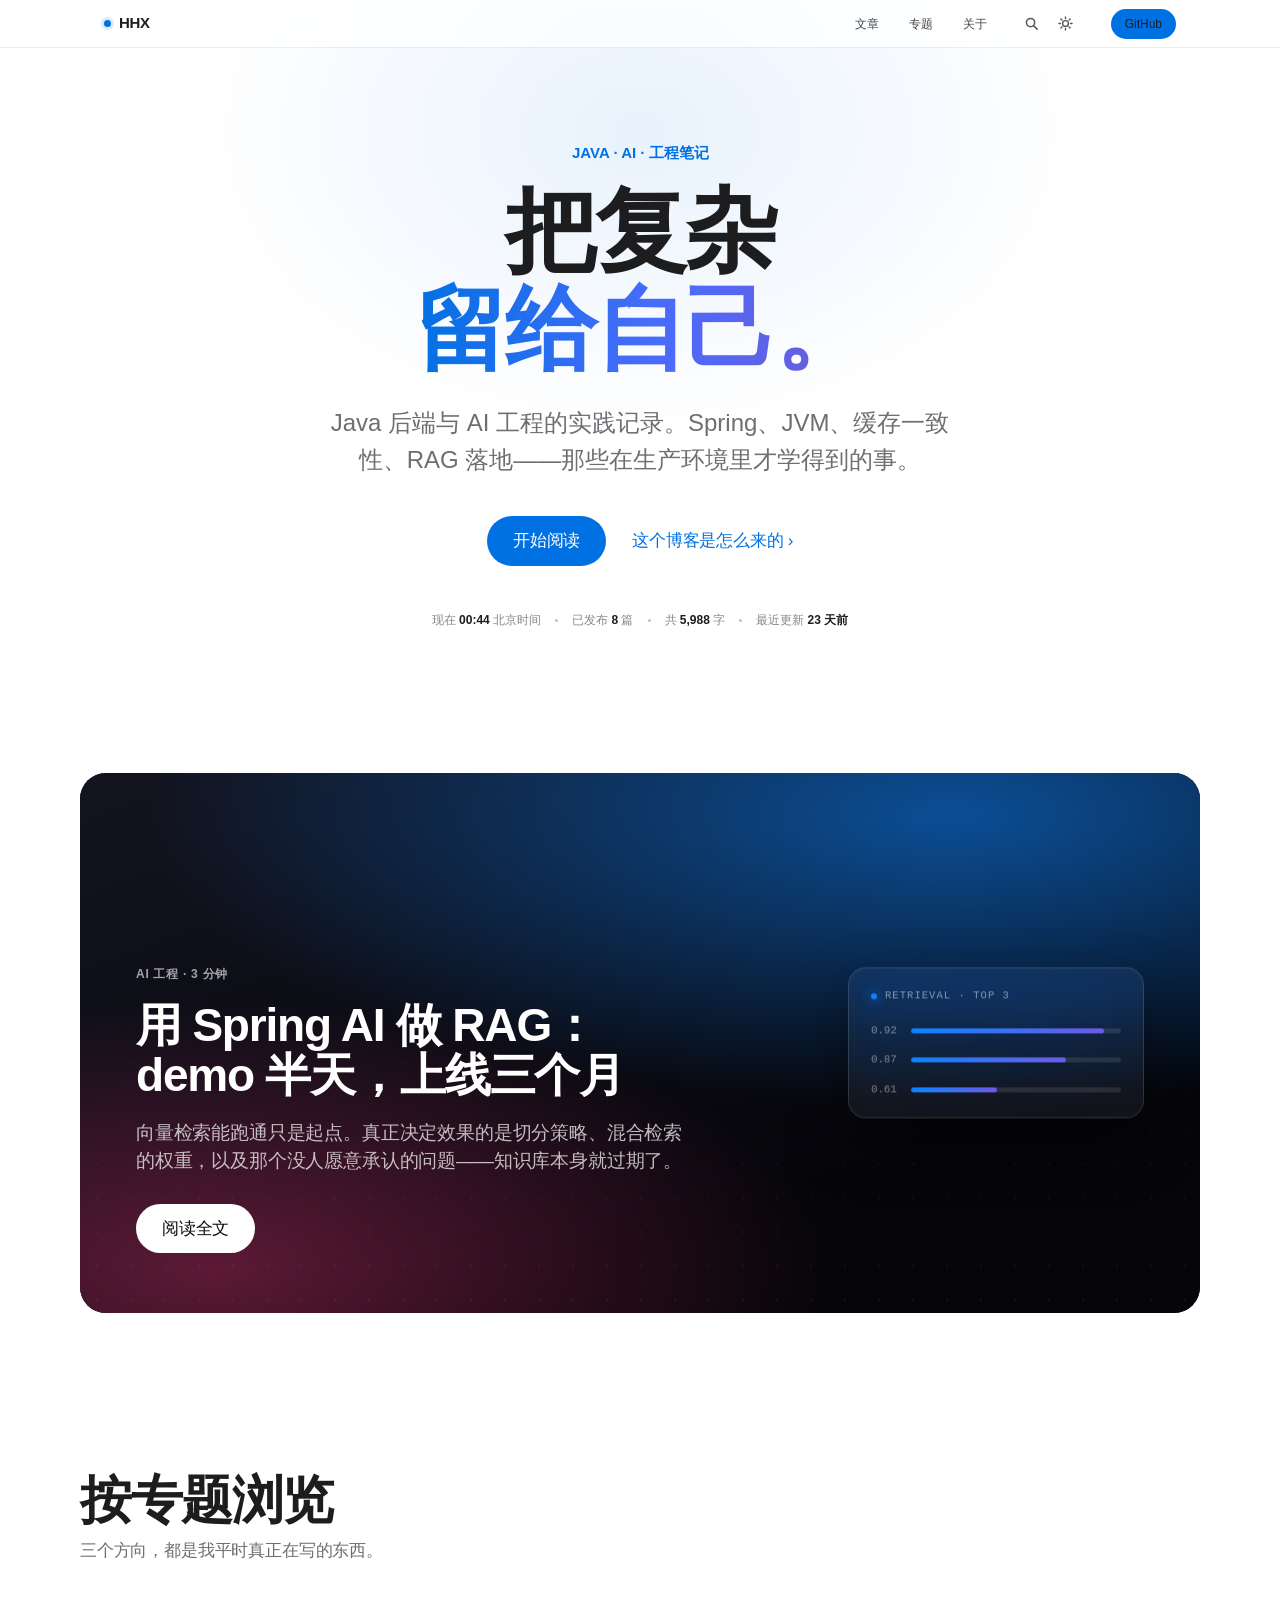
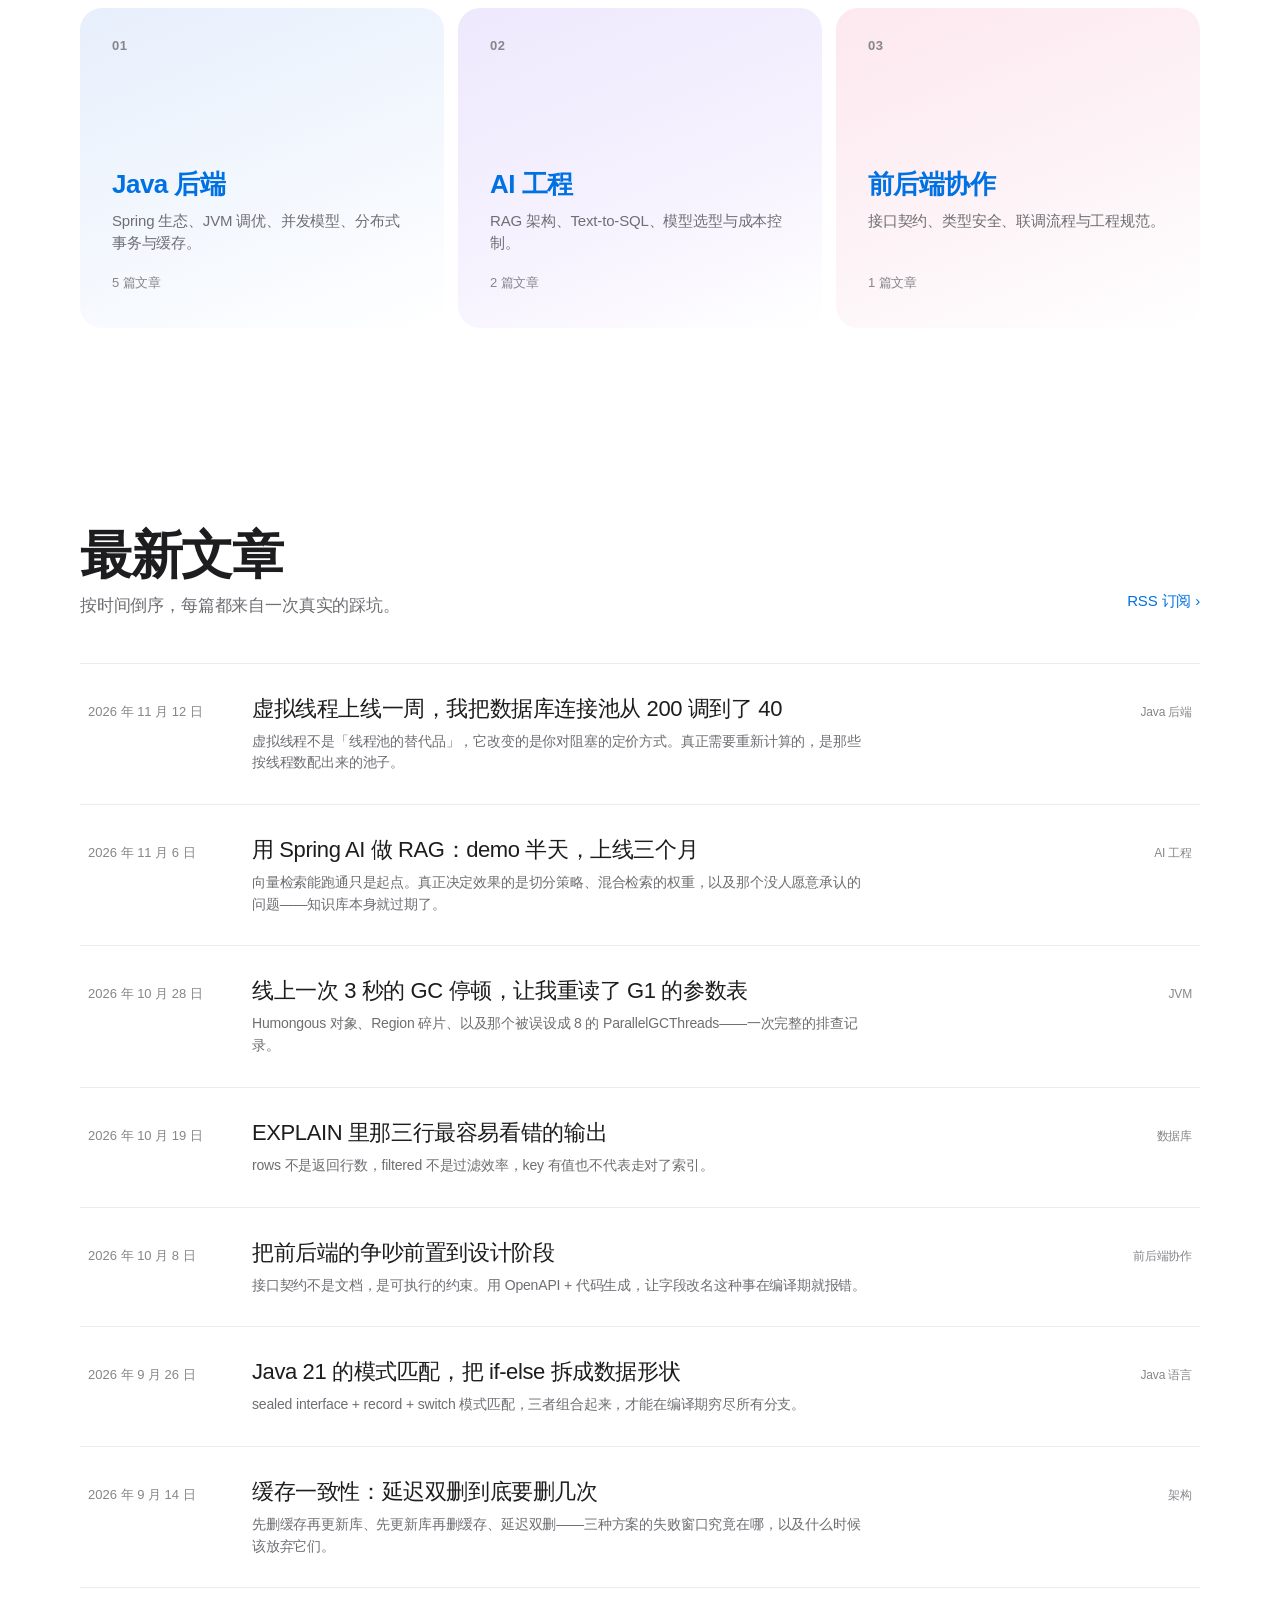
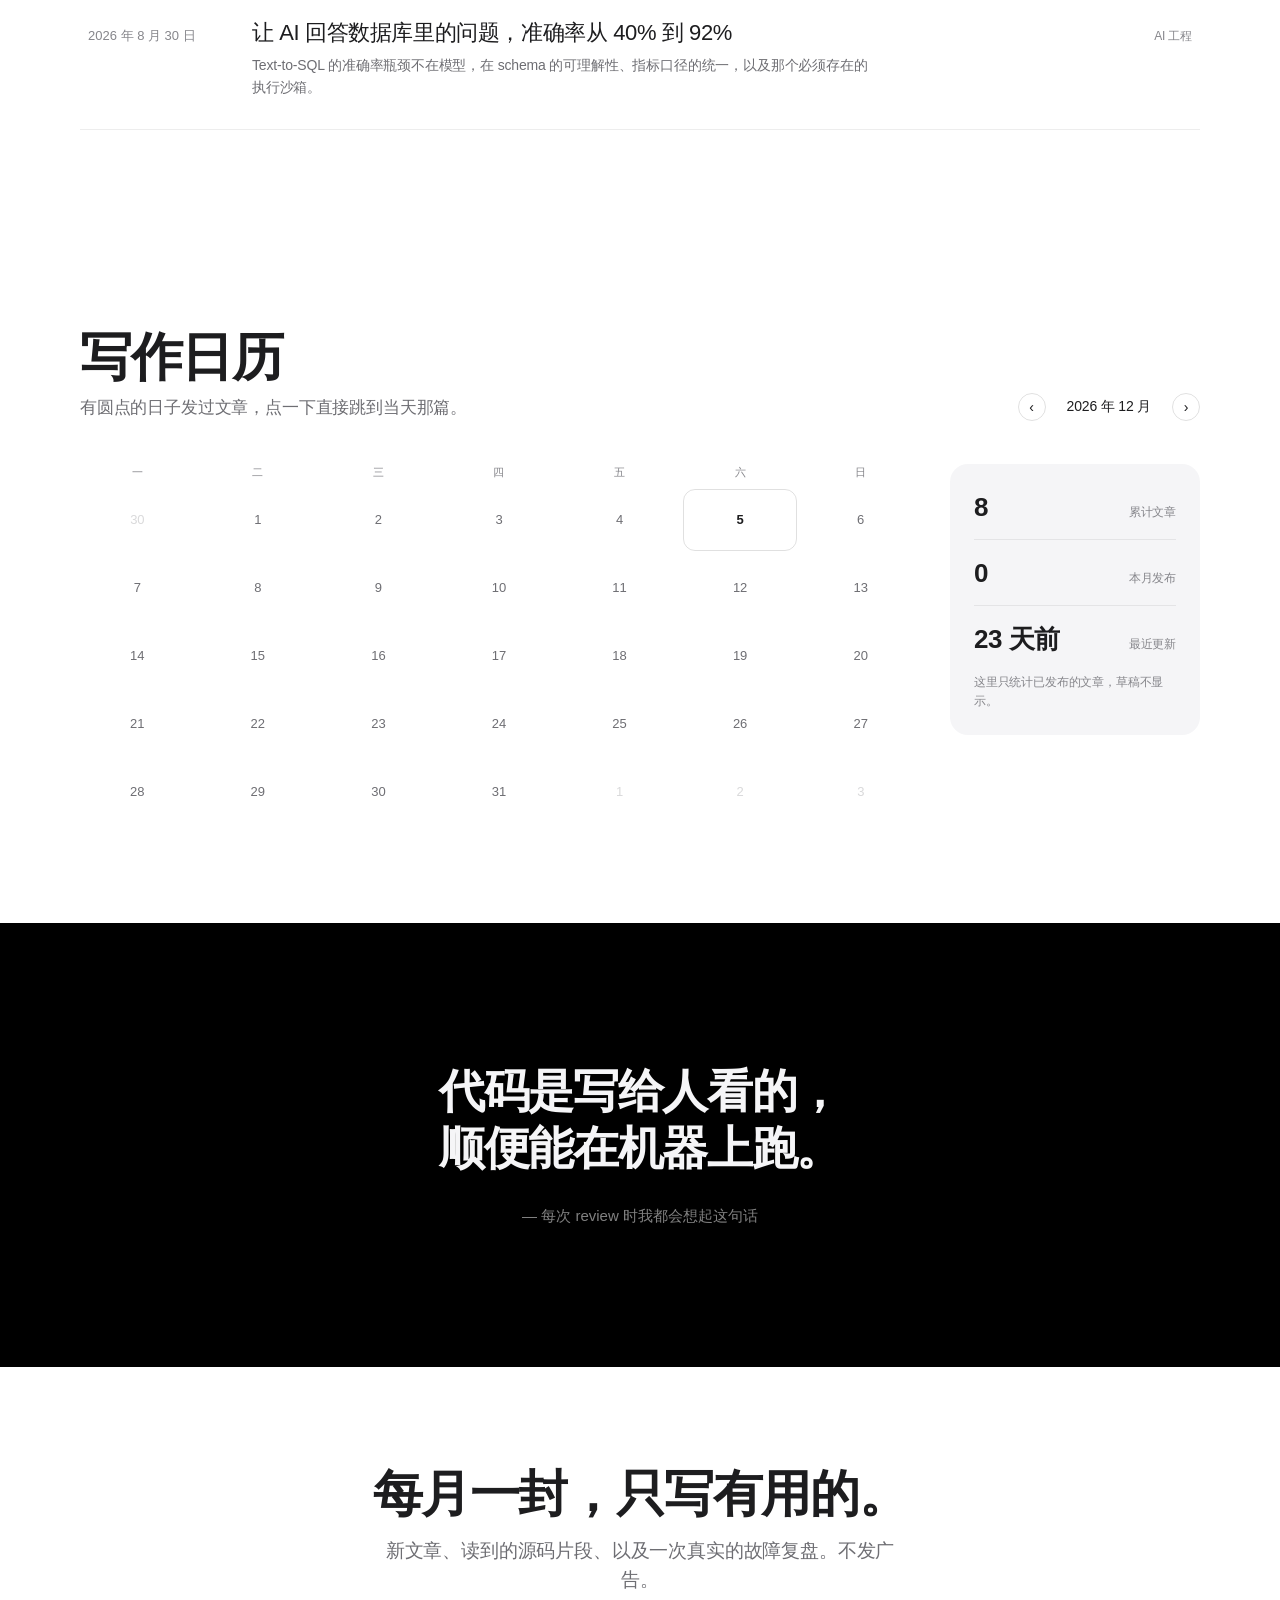
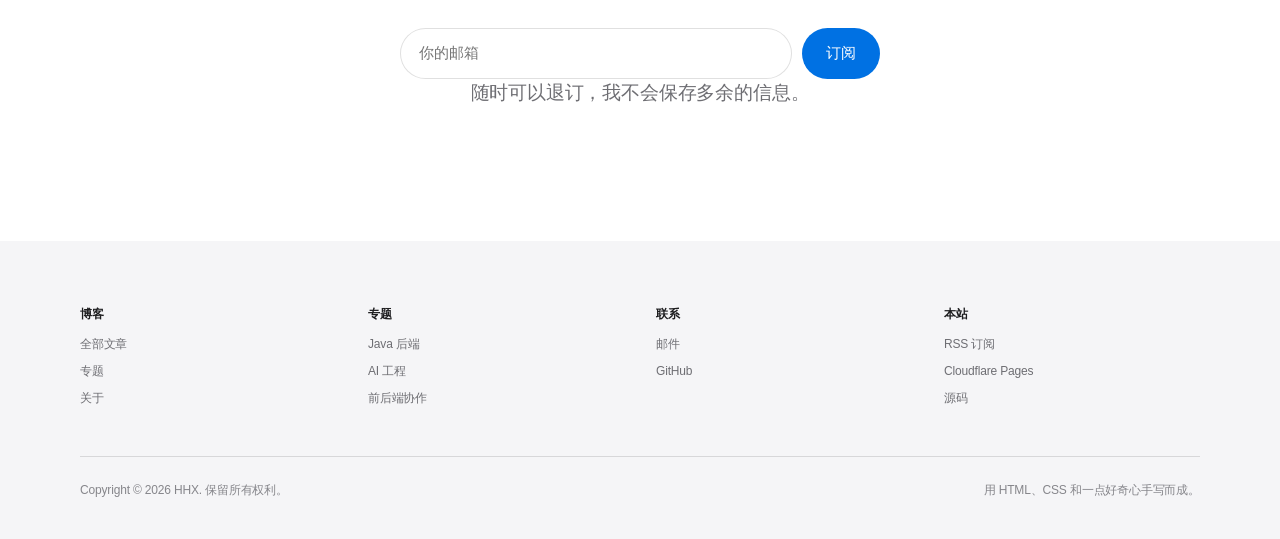
<file: index.html>
<!DOCTYPE html>
<html lang="zh-CN">
<head>
<meta charset="UTF-8" />
<meta name="viewport" content="width=device-width, initial-scale=1" />
<title>HHX — Java 后端与 AI 工程笔记</title>
<meta name="description" content="Java 后端与 AI 工程的实践笔记：Spring、JVM、缓存架构、RAG 与 AI 应用落地。" />
<meta name="theme-color" content="#ffffff" />
<meta property="og:title" content="HHX — Java 后端与 AI 工程笔记" />
<meta property="og:description" content="把复杂留给自己。" />
<meta property="og:type" content="website" />
<link rel="icon" href="data:image/svg+xml,%3Csvg xmlns='http://www.w3.org/2000/svg' viewBox='0 0 32 32'%3E%3Crect width='32' height='32' rx='8' fill='%230071e3'/%3E%3Ctext x='16' y='22' font-family='Helvetica,Arial' font-size='15' font-weight='700' fill='white' text-anchor='middle'%3EH%3C/text%3E%3C/svg%3E" />
<link rel="alternate" type="application/rss+xml" title="HHX — Java 与 AI 笔记" href="feed.xml" />
<link rel="canonical" href="https://blog.aikouya.store/" />
<meta property="og:url" content="https://blog.aikouya.store/" />
<meta property="og:site_name" content="HHX" />
<link rel="stylesheet" href="assets/css/site.css" />
</head>
<body>

<nav class="nav">
  <div class="nav-inner">
    <a class="brand" href="index.html"><span class="brand-dot"></span>HHX</a>
    <div class="nav-links">
      <a href="#articles">文章</a>
      <a href="#topics">专题</a>
      <a href="about.html">关于</a>
      <a class="nav-cta" href="https://github.com/h2914214713/hhx-blog" target="_blank" rel="noopener">GitHub</a>
    </div>
  </div>
</nav>

<header class="hero">
  <p class="eyebrow reveal">JAVA · AI · 工程笔记</p>
  <h1 class="reveal">把复杂<br /><span class="grad">留给自己。</span></h1>
  <p class="hero-sub reveal">Java 后端与 AI 工程的实践记录。Spring、JVM、缓存一致性、RAG 落地——那些在生产环境里才学得到的事。</p>
  <div class="cta-row reveal">
    <a class="btn" href="#articles">开始阅读</a>
    <a class="link-arrow" href="about.html">这个博客是怎么来的 <span>›</span></a>
  </div>
  <div class="statusbar reveal" data-statusbar>
    <span>现在 <b data-clock>--:--</b> 北京时间</span>
    <i></i>
    <span>已发布 <b data-stat-posts>0</b> 篇</span>
    <i></i>
    <span>共 <b data-stat-words>0</b> 字</span>
    <i></i>
    <span>最近更新 <b data-stat-last>—</b></span>
  </div>
</header>

<section class="section section--tight">
  <article class="feature reveal" data-featured>
    <div class="feature-body">
      <span class="tag" data-featured-meta>精选</span>
      <h3 data-featured-title>用 Spring AI 做 RAG：demo 半天，上线三个月</h3>
      <p data-featured-excerpt>向量检索能跑通只是起点。真正决定效果的是切分策略与混合检索。</p>
      <a class="btn" data-featured-link href="article.html">阅读全文</a>
    </div>
    <div class="feature-art" aria-hidden="true">
      <div class="fa-panel">
        <div class="fa-head"><span class="fa-dot"></span>retrieval · top 3</div>
        <div class="fa-row"><span class="fa-score">0.92</span><span class="fa-bar"><i style="--w:92%"></i></span></div>
        <div class="fa-row"><span class="fa-score">0.87</span><span class="fa-bar"><i style="--w:74%"></i></span></div>
        <div class="fa-row"><span class="fa-score">0.61</span><span class="fa-bar"><i style="--w:41%"></i></span></div>
      </div>
    </div>
  </article>
</section>

<section class="section" id="topics">
  <div class="wrap">
    <div class="section-head reveal">
      <div>
        <h2>按专题浏览</h2>
        <p>三个方向，都是我平时真正在写的东西。</p>
      </div>
    </div>
    <div class="tiles">
      <a class="tile tile--java reveal" href="#articles">
        <span class="tile-num">01</span>
        <h3>Java 后端</h3>
        <p>Spring 生态、JVM 调优、并发模型、分布式事务与缓存。</p>
        <span class="count" data-count="java">文章</span>
      </a>
      <a class="tile tile--ai reveal" href="#articles">
        <span class="tile-num">02</span>
        <h3>AI 工程</h3>
        <p>RAG 架构、Text-to-SQL、模型选型与成本控制。</p>
        <span class="count" data-count="ai">文章</span>
      </a>
      <a class="tile tile--fe reveal" href="#articles">
        <span class="tile-num">03</span>
        <h3>前后端协作</h3>
        <p>接口契约、类型安全、联调流程与工程规范。</p>
        <span class="count" data-count="fe">文章</span>
      </a>
    </div>
  </div>
</section>

<section class="section" id="articles">
  <div class="wrap">
    <div class="section-head reveal">
      <div>
        <h2>最新文章</h2>
        <p>按时间倒序，每篇都来自一次真实的踩坑。</p>
      </div>
      <a class="link-arrow" href="subscribe.html">RSS 订阅 <span>›</span></a>
    </div>
    <div class="posts" data-post-list></div>
  </div>
</section>

<section class="section" id="calendar">
  <div class="wrap">
    <div class="section-head reveal">
      <div>
        <h2>写作日历</h2>
        <p>有圆点的日子发过文章，点一下直接跳到当天那篇。</p>
      </div>
      <div class="cal-nav">
        <button type="button" data-cal-prev aria-label="上个月">‹</button>
        <span class="cal-label" data-cal-label></span>
        <button type="button" data-cal-next aria-label="下个月">›</button>
      </div>
    </div>
    <div class="cal-wrap reveal">
      <div>
        <div class="cal-week">
          <span>一</span><span>二</span><span>三</span><span>四</span><span>五</span><span>六</span><span>日</span>
        </div>
        <div class="cal-grid" data-cal-grid></div>
      </div>
      <aside class="cal-side">
        <div class="cal-stat"><b data-cal-total>0</b><span>累计文章</span></div>
        <div class="cal-stat"><b data-cal-month>0</b><span>本月发布</span></div>
        <div class="cal-stat"><b data-cal-last>—</b><span>最近更新</span></div>
        <p class="cal-hint">这里只统计已发布的文章，草稿不显示。</p>
      </aside>
    </div>
  </div>
</section>

<section class="quote">
  <blockquote class="reveal">代码是写给人看的，<br />顺便能在机器上跑。</blockquote>
  <cite class="reveal">— 每次 review 时我都会想起这句话</cite>
</section>

<section class="section">
  <div class="wrap subscribe">
    <h2 class="reveal">每月一封，只写有用的。</h2>
    <p class="reveal">新文章、读到的源码片段、以及一次真实的故障复盘。不发广告。</p>
    <form class="mail-form reveal">
      <input type="email" id="sub-email" name="email" autocomplete="email" placeholder="你的邮箱" required aria-label="邮箱" />
      <button type="submit">订阅</button>
    </form>
    <p class="form-note reveal">随时可以退订，我不会保存多余的信息。</p>
  </div>
</section>

<footer class="footer">
  <div class="footer-inner">
    <div class="footer-cols">
      <div class="footer-col">
        <h4>博客</h4>
        <ul>
          <li><a href="#articles">全部文章</a></li>
          <li><a href="#topics">专题</a></li>
          <li><a href="about.html">关于</a></li>
        </ul>
      </div>
      <div class="footer-col">
        <h4>专题</h4>
        <ul>
          <li><a href="#articles">Java 后端</a></li>
          <li><a href="#articles">AI 工程</a></li>
          <li><a href="#articles">前后端协作</a></li>
        </ul>
      </div>
      <div class="footer-col">
        <h4>联系</h4>
        <ul>
          <li><a href="mailto:huanghaoxuan822@163.com">邮件</a></li>
          <li><a href="https://github.com/h2914214713/hhx-blog" target="_blank" rel="noopener">GitHub</a></li>
        </ul>
      </div>
      <div class="footer-col">
        <h4>本站</h4>
        <ul>
          <li><a href="subscribe.html">RSS 订阅</a></li>
          <li><a href="https://pages.cloudflare.com" target="_blank" rel="noopener">Cloudflare Pages</a></li>
          <li><a href="https://github.com/h2914214713/hhx-blog" target="_blank" rel="noopener">源码</a></li>
        </ul>
      </div>
    </div>
    <div class="footer-bottom">
      <span>Copyright © <span data-year>2026</span> HHX. 保留所有权利。</span>
      <span>用 HTML、CSS 和一点好奇心手写而成。</span>
    </div>
  </div>
</footer>

<script src="assets/js/data.js"></script>
<script src="assets/js/app.js"></script>
</body>
</html>
</file>
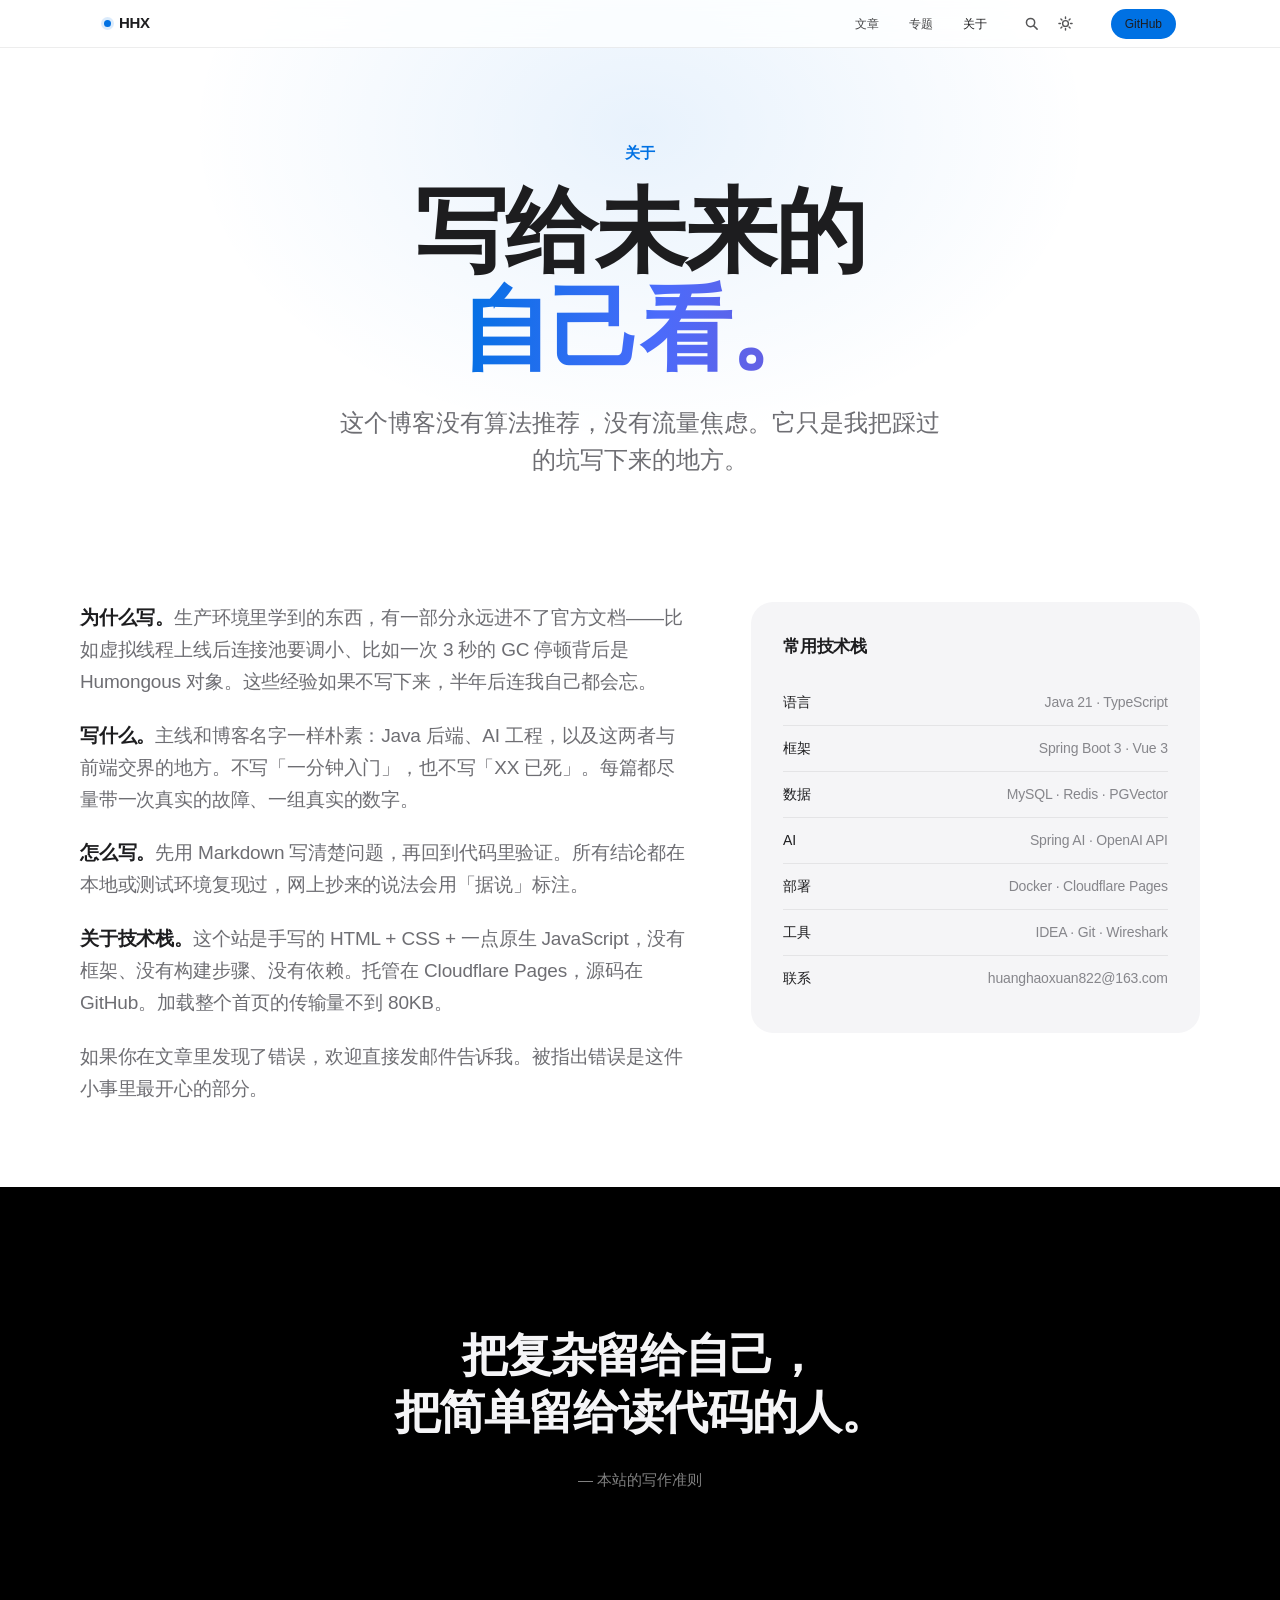
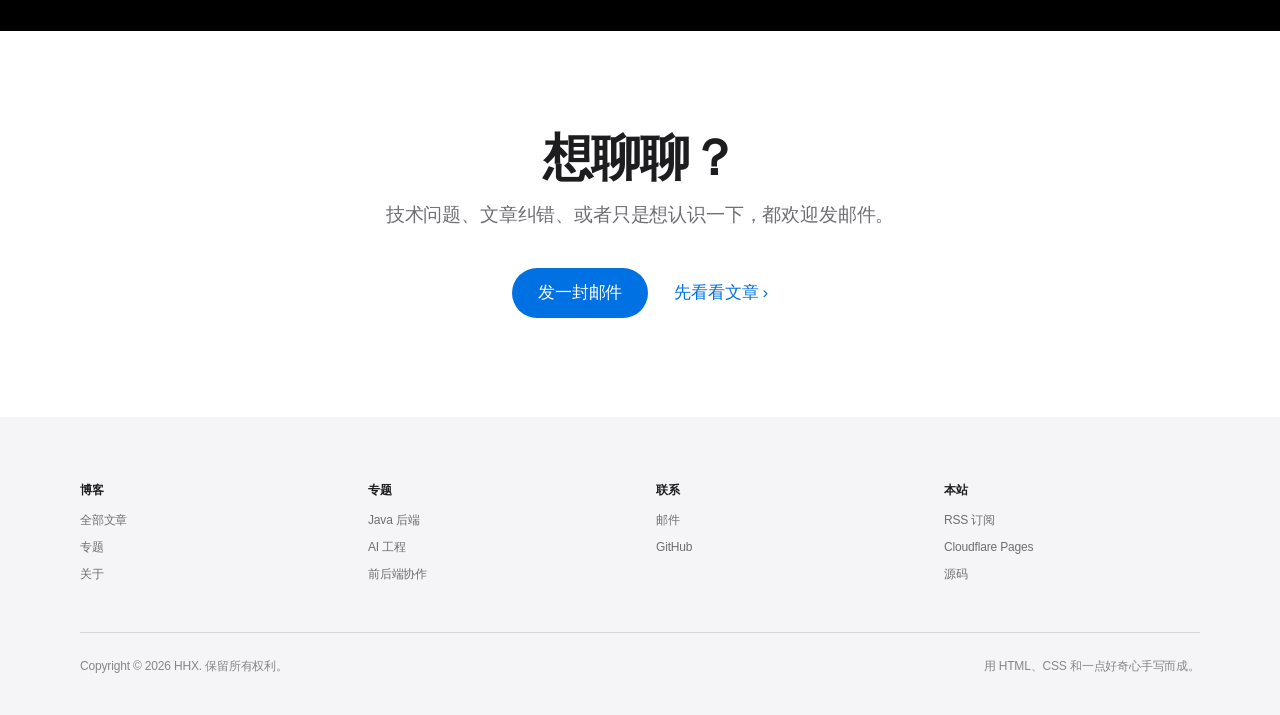
<file: about.html>
<!DOCTYPE html>
<html lang="zh-CN">
<head>
<meta charset="UTF-8" />
<meta name="viewport" content="width=device-width, initial-scale=1" />
<title>关于 — HHX</title>
<meta name="description" content="关于这个博客：为什么写、写什么、以及技术栈。" />
<meta name="theme-color" content="#ffffff" />
<link rel="icon" href="data:image/svg+xml,%3Csvg xmlns='http://www.w3.org/2000/svg' viewBox='0 0 32 32'%3E%3Crect width='32' height='32' rx='8' fill='%230071e3'/%3E%3Ctext x='16' y='22' font-family='Helvetica,Arial' font-size='15' font-weight='700' fill='white' text-anchor='middle'%3EH%3C/text%3E%3C/svg%3E" />
<link rel="canonical" href="https://blog.aikouya.store/about" />
<meta property="og:url" content="https://blog.aikouya.store/about" />
<meta property="og:site_name" content="HHX" />
<link rel="stylesheet" href="assets/css/site.css" />
</head>
<body>

<nav class="nav">
  <div class="nav-inner">
    <a class="brand" href="index.html"><span class="brand-dot"></span>HHX</a>
    <div class="nav-links">
      <a href="index.html#articles">文章</a>
      <a href="index.html#topics">专题</a>
      <a class="is-active" href="about.html">关于</a>
      <a class="nav-cta" href="https://github.com/h2914214713/hhx-blog" target="_blank" rel="noopener">GitHub</a>
    </div>
  </div>
</nav>

<header class="hero" style="padding-bottom: 64px;">
  <p class="eyebrow reveal">关于</p>
  <h1 class="reveal">写给未来的<br /><span class="grad">自己看。</span></h1>
  <p class="hero-sub reveal">这个博客没有算法推荐，没有流量焦虑。它只是我把踩过的坑写下来的地方。</p>
</header>

<section class="section section--tight">
  <div class="about-grid">
    <div class="reveal">
      <p><strong>为什么写。</strong>生产环境里学到的东西，有一部分永远进不了官方文档——比如虚拟线程上线后连接池要调小、比如一次 3 秒的 GC 停顿背后是 Humongous 对象。这些经验如果不写下来，半年后连我自己都会忘。</p>
      <p><strong>写什么。</strong>主线和博客名字一样朴素：Java 后端、AI 工程，以及这两者与前端交界的地方。不写「一分钟入门」，也不写「XX 已死」。每篇都尽量带一次真实的故障、一组真实的数字。</p>
      <p><strong>怎么写。</strong>先用 Markdown 写清楚问题，再回到代码里验证。所有结论都在本地或测试环境复现过，网上抄来的说法会用「据说」标注。</p>
      <p><strong>关于技术栈。</strong>这个站是手写的 HTML + CSS + 一点原生 JavaScript，没有框架、没有构建步骤、没有依赖。托管在 Cloudflare Pages，源码在 GitHub。加载整个首页的传输量不到 80KB。</p>
      <p>如果你在文章里发现了错误，欢迎直接发邮件告诉我。被指出错误是这件小事里最开心的部分。</p>
    </div>

    <aside class="stack-card reveal">
      <h3>常用技术栈</h3>
      <div class="stack-item"><span>语言</span><span>Java 21 · TypeScript</span></div>
      <div class="stack-item"><span>框架</span><span>Spring Boot 3 · Vue 3</span></div>
      <div class="stack-item"><span>数据</span><span>MySQL · Redis · PGVector</span></div>
      <div class="stack-item"><span>AI</span><span>Spring AI · OpenAI API</span></div>
      <div class="stack-item"><span>部署</span><span>Docker · Cloudflare Pages</span></div>
      <div class="stack-item"><span>工具</span><span>IDEA · Git · Wireshark</span></div>
      <div class="stack-item"><span>联系</span><span>huanghaoxuan822@163.com</span></div>
    </aside>
  </div>
</section>

<section class="quote">
  <blockquote class="reveal">把复杂留给自己，<br />把简单留给读代码的人。</blockquote>
  <cite class="reveal">— 本站的写作准则</cite>
</section>

<section class="section">
  <div class="wrap subscribe">
    <h2 class="reveal">想聊聊？</h2>
    <p class="reveal">技术问题、文章纠错、或者只是想认识一下，都欢迎发邮件。</p>
    <div class="cta-row reveal">
      <a class="btn" href="mailto:huanghaoxuan822@163.com">发一封邮件</a>
      <a class="link-arrow" href="index.html#articles">先看看文章 <span>›</span></a>
    </div>
  </div>
</section>

<footer class="footer">
  <div class="footer-inner">
    <div class="footer-cols">
      <div class="footer-col">
        <h4>博客</h4>
        <ul>
          <li><a href="index.html#articles">全部文章</a></li>
          <li><a href="index.html#topics">专题</a></li>
          <li><a href="about.html">关于</a></li>
        </ul>
      </div>
      <div class="footer-col">
        <h4>专题</h4>
        <ul>
          <li><a href="index.html#articles">Java 后端</a></li>
          <li><a href="index.html#articles">AI 工程</a></li>
          <li><a href="index.html#articles">前后端协作</a></li>
        </ul>
      </div>
      <div class="footer-col">
        <h4>联系</h4>
        <ul>
          <li><a href="mailto:huanghaoxuan822@163.com">邮件</a></li>
          <li><a href="https://github.com/h2914214713/hhx-blog" target="_blank" rel="noopener">GitHub</a></li>
        </ul>
      </div>
      <div class="footer-col">
        <h4>本站</h4>
        <ul>
          <li><a href="subscribe.html">RSS 订阅</a></li>
          <li><a href="https://pages.cloudflare.com" target="_blank" rel="noopener">Cloudflare Pages</a></li>
          <li><a href="https://github.com/h2914214713/hhx-blog" target="_blank" rel="noopener">源码</a></li>
        </ul>
      </div>
    </div>
    <div class="footer-bottom">
      <span>Copyright © <span data-year>2026</span> HHX. 保留所有权利。</span>
      <span>用 HTML、CSS 和一点好奇心手写而成。</span>
    </div>
  </div>
</footer>

<script src="assets/js/data.js"></script>
<script src="assets/js/app.js"></script>
</body>
</html>
</file>
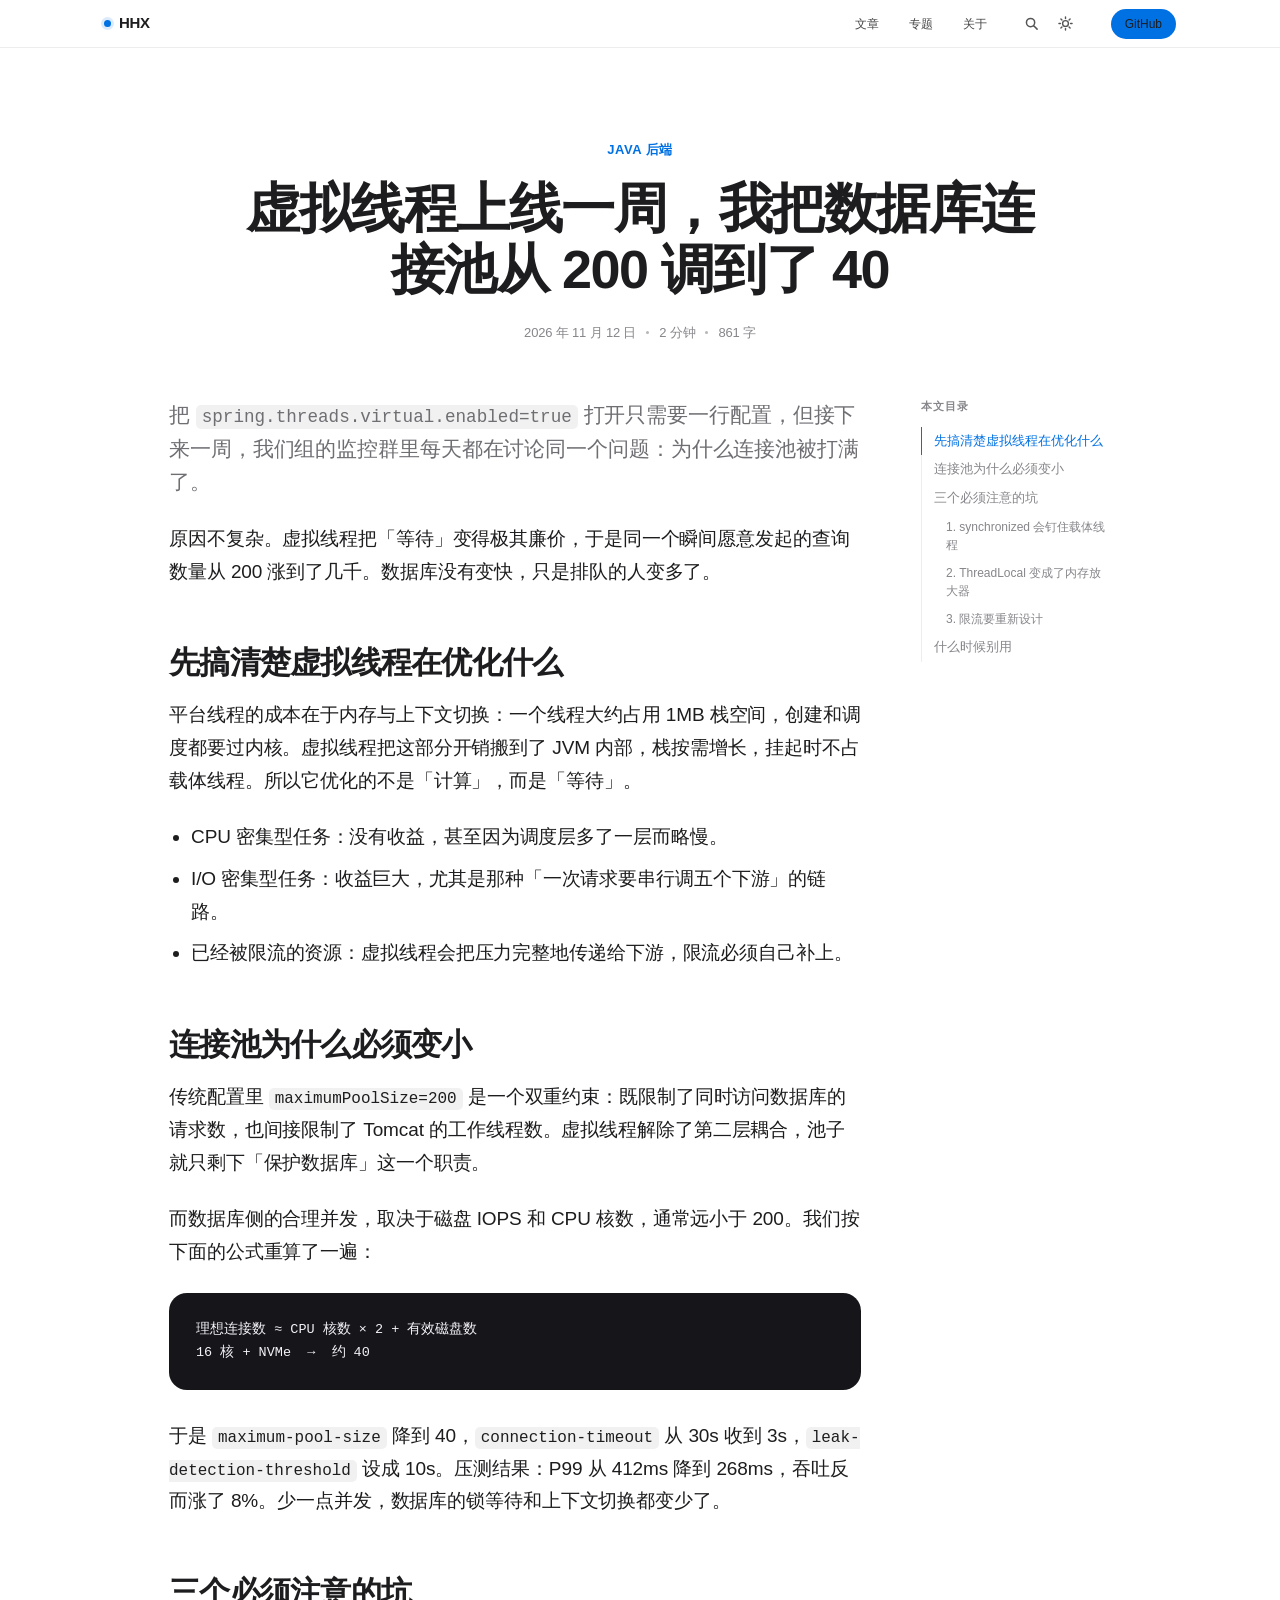
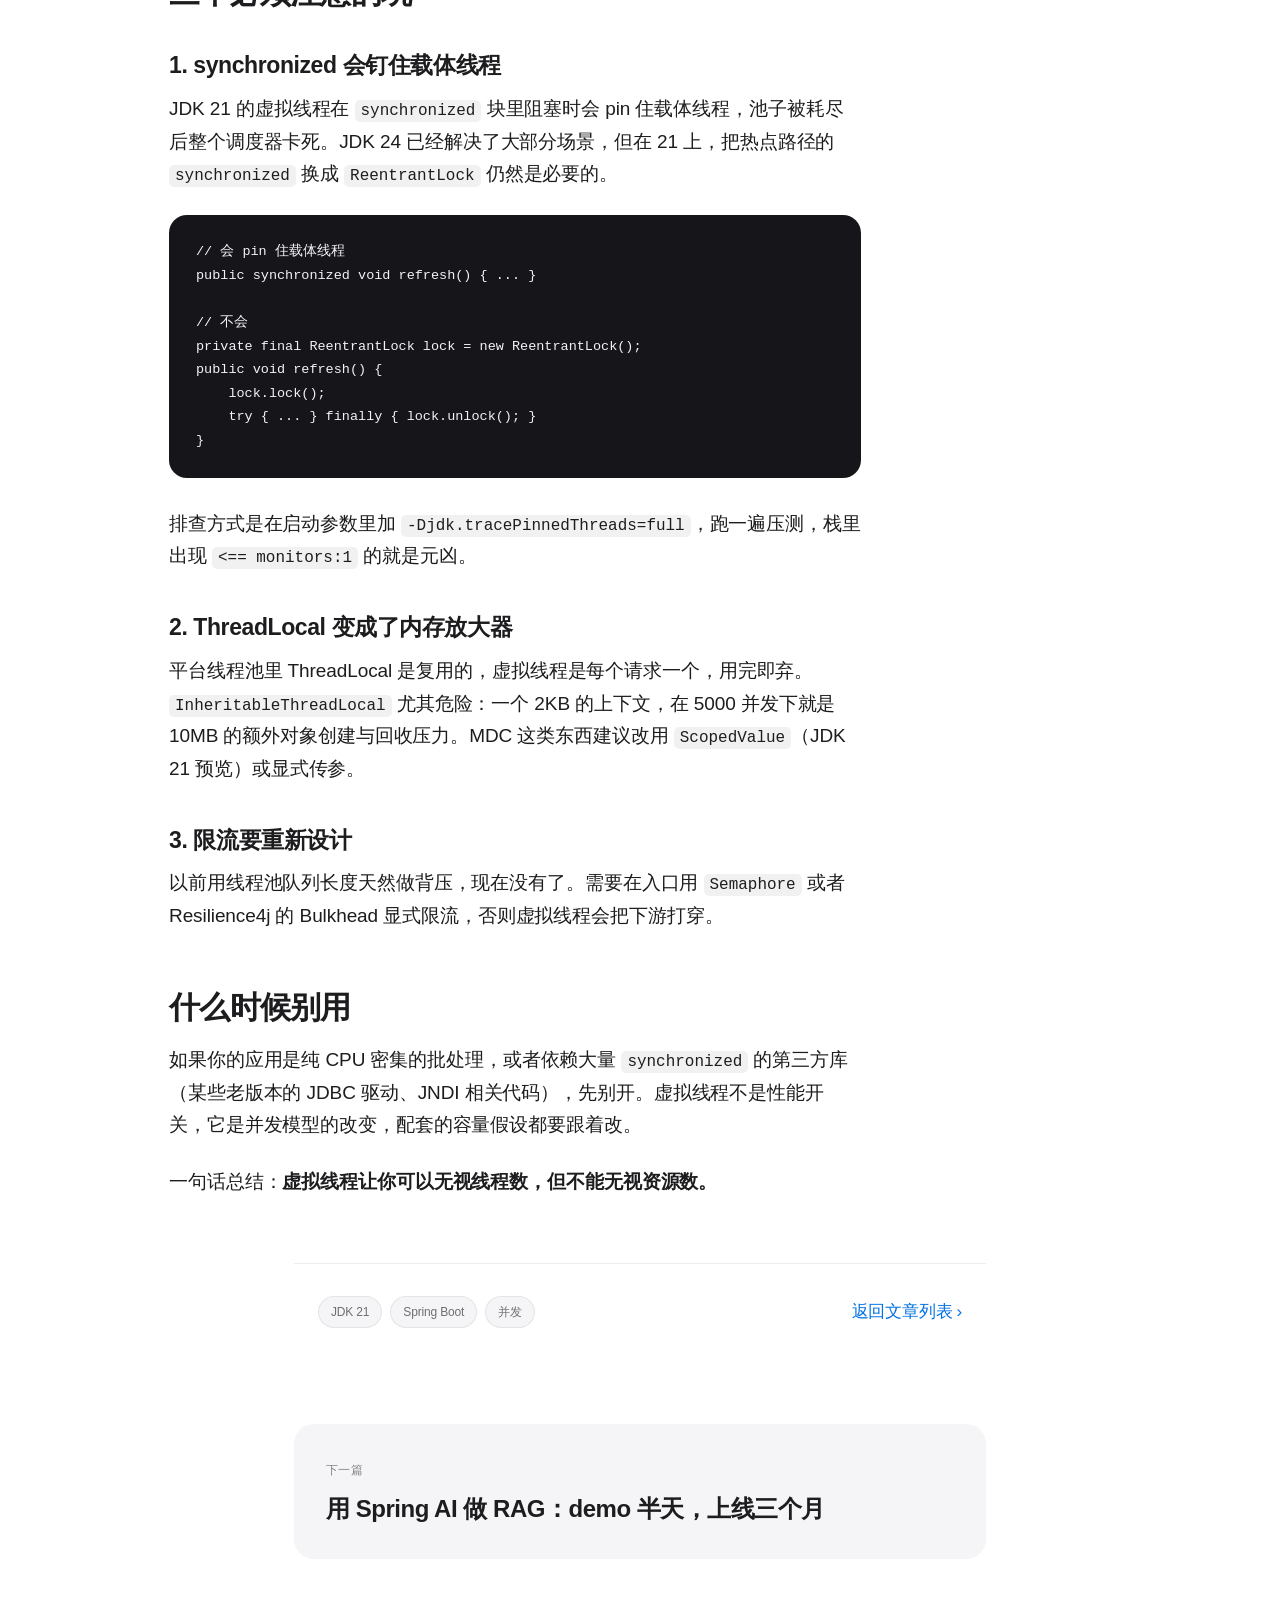
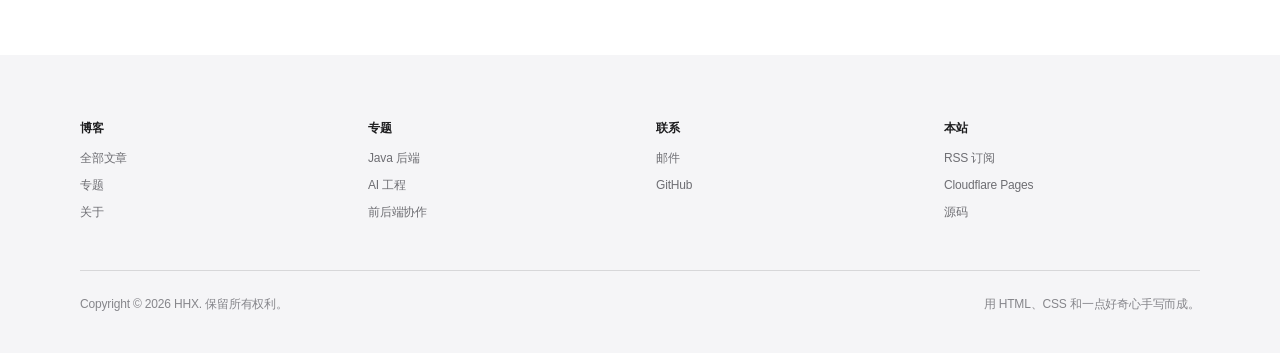
<file: article.html>
<!DOCTYPE html>
<html lang="zh-CN">
<head>
<meta charset="UTF-8" />
<meta name="viewport" content="width=device-width, initial-scale=1" />
<title>文章 — HHX</title>
<meta name="description" content="Java 后端与 AI 工程实践笔记。" />
<meta name="theme-color" content="#ffffff" />
<link rel="icon" href="data:image/svg+xml,%3Csvg xmlns='http://www.w3.org/2000/svg' viewBox='0 0 32 32'%3E%3Crect width='32' height='32' rx='8' fill='%230071e3'/%3E%3Ctext x='16' y='22' font-family='Helvetica,Arial' font-size='15' font-weight='700' fill='white' text-anchor='middle'%3EH%3C/text%3E%3C/svg%3E" />
<link rel="alternate" type="application/rss+xml" title="HHX — Java 与 AI 笔记" href="feed.xml" />
<link rel="canonical" href="https://blog.aikouya.store/article" />
<meta property="og:url" content="https://blog.aikouya.store/article" />
<meta property="og:site_name" content="HHX" />
<link rel="stylesheet" href="assets/css/site.css" />
</head>
<body>

<nav class="nav">
  <div class="nav-inner">
    <a class="brand" href="index.html"><span class="brand-dot"></span>HHX</a>
    <div class="nav-links">
      <a href="index.html#articles">文章</a>
      <a href="index.html#topics">专题</a>
      <a href="about.html">关于</a>
      <a class="nav-cta" href="https://github.com/h2914214713/hhx-blog" target="_blank" rel="noopener">GitHub</a>
    </div>
  </div>
</nav>

<div class="progress"></div>

<main data-article>
  <header class="article-hero">
    <span class="cat" data-art-cat>Java 后端</span>
    <h1 data-art-title>正在载入…</h1>
    <div class="article-meta">
      <span data-art-date></span>
      <i></i>
      <span data-art-time></span>
      <i></i>
      <span data-art-words></span>
    </div>
  </header>

  <div class="article-layout">
    <article class="prose" data-art-body></article>
    <aside class="toc" data-toc></aside>
  </div>

  <div class="article-foot">
    <div class="chips" data-art-tags></div>
    <a class="link-arrow" href="index.html#articles">返回文章列表 <span>›</span></a>
  </div>

  <a class="next-post" data-next href="article.html">
    <span>下一篇</span>
    <h4 data-next-title></h4>
  </a>
</main>

<footer class="footer">
  <div class="footer-inner">
    <div class="footer-cols">
      <div class="footer-col">
        <h4>博客</h4>
        <ul>
          <li><a href="index.html#articles">全部文章</a></li>
          <li><a href="index.html#topics">专题</a></li>
          <li><a href="about.html">关于</a></li>
        </ul>
      </div>
      <div class="footer-col">
        <h4>专题</h4>
        <ul>
          <li><a href="index.html#articles">Java 后端</a></li>
          <li><a href="index.html#articles">AI 工程</a></li>
          <li><a href="index.html#articles">前后端协作</a></li>
        </ul>
      </div>
      <div class="footer-col">
        <h4>联系</h4>
        <ul>
          <li><a href="mailto:huanghaoxuan822@163.com">邮件</a></li>
          <li><a href="https://github.com/h2914214713/hhx-blog" target="_blank" rel="noopener">GitHub</a></li>
        </ul>
      </div>
      <div class="footer-col">
        <h4>本站</h4>
        <ul>
          <li><a href="subscribe.html">RSS 订阅</a></li>
          <li><a href="https://pages.cloudflare.com" target="_blank" rel="noopener">Cloudflare Pages</a></li>
          <li><a href="https://github.com/h2914214713/hhx-blog" target="_blank" rel="noopener">源码</a></li>
        </ul>
      </div>
    </div>
    <div class="footer-bottom">
      <span>Copyright © <span data-year>2026</span> HHX. 保留所有权利。</span>
      <span>用 HTML、CSS 和一点好奇心手写而成。</span>
    </div>
  </div>
</footer>

<script src="assets/js/data.js"></script>
<script src="assets/js/app.js"></script>
</body>
</html>
</file>
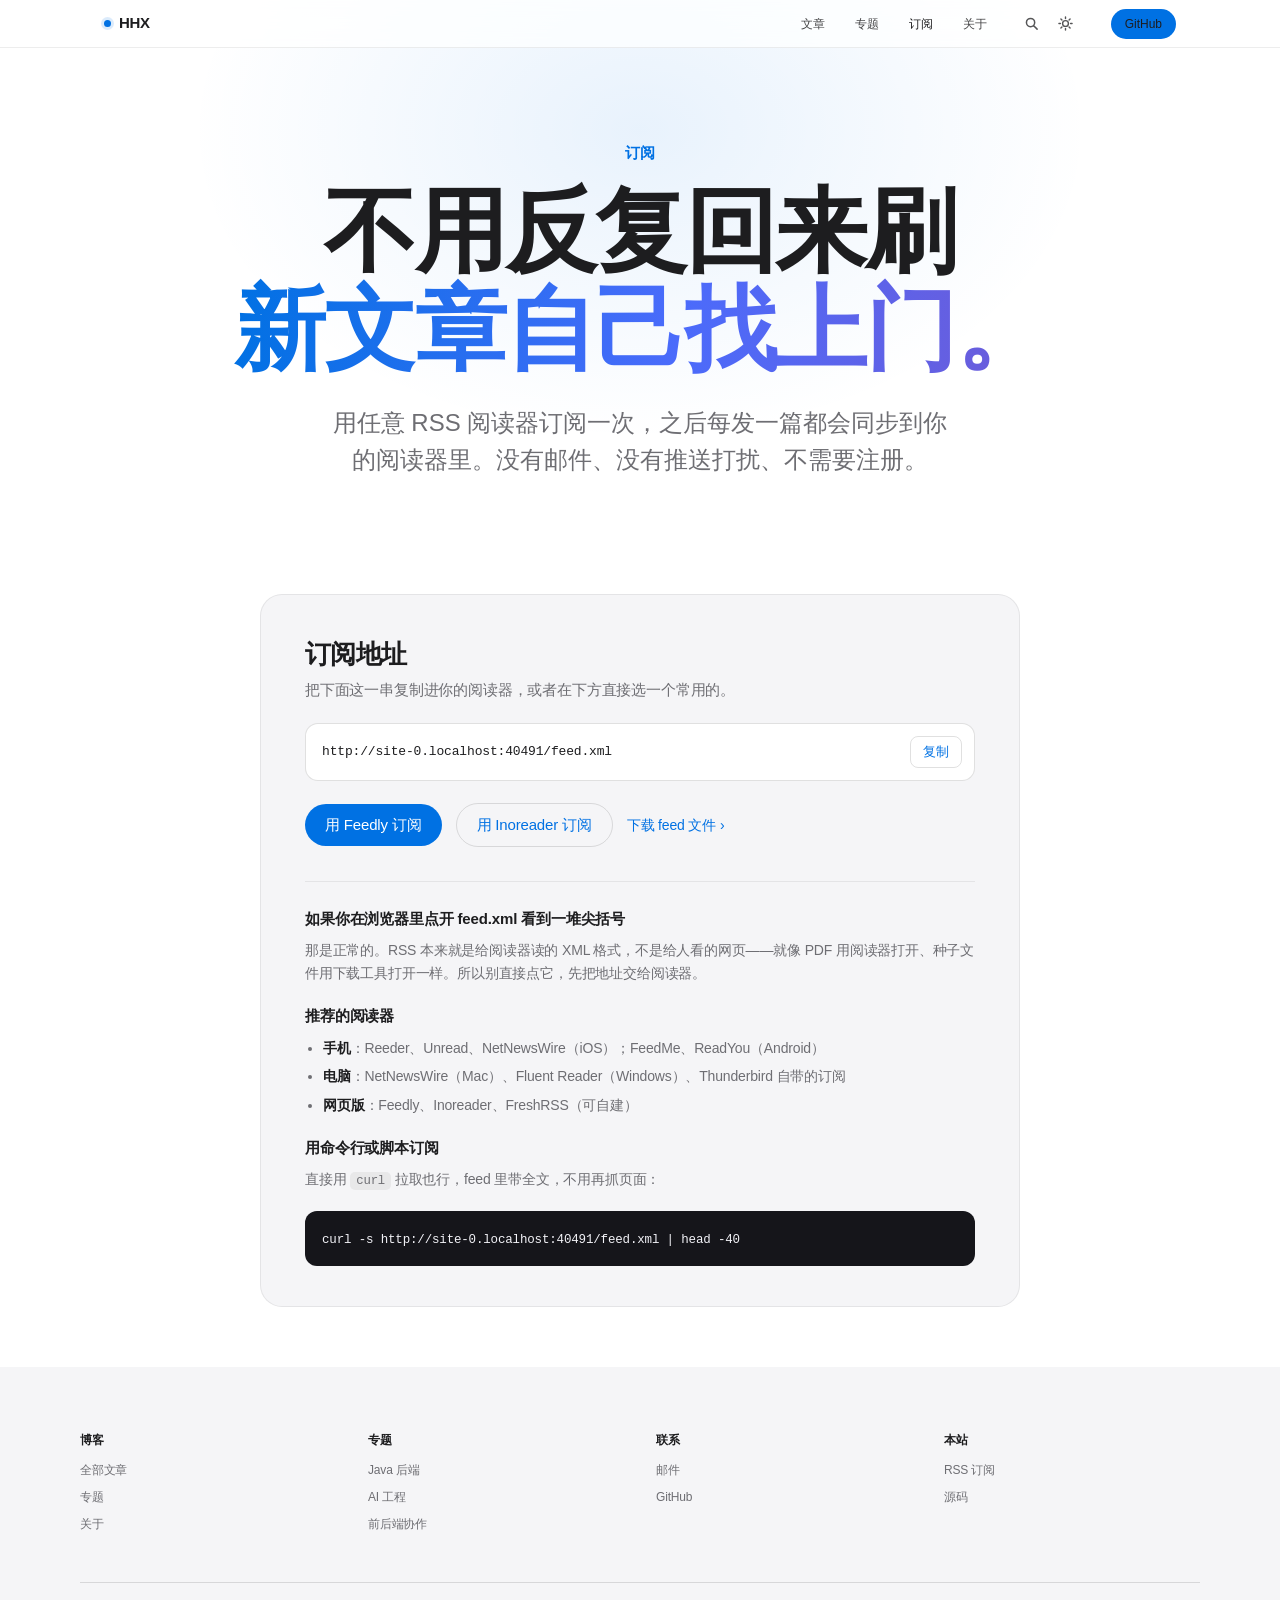
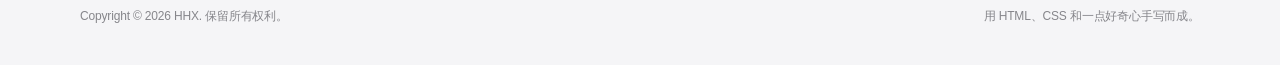
<file: subscribe.html>
<!DOCTYPE html>
<html lang="zh-CN">
<head>
<meta charset="UTF-8" />
<meta name="viewport" content="width=device-width, initial-scale=1" />
<title>订阅 — HHX</title>
<meta name="description" content="用 RSS 阅读器订阅 HHX 的 Java 与 AI 工程笔记，新文章自动推送。" />
<meta name="theme-color" content="#ffffff" />
<link rel="icon" href="data:image/svg+xml,%3Csvg xmlns='http://www.w3.org/2000/svg' viewBox='0 0 32 32'%3E%3Crect width='32' height='32' rx='8' fill='%230071e3'/%3E%3Ctext x='16' y='22' font-family='Helvetica,Arial' font-size='15' font-weight='700' fill='white' text-anchor='middle'%3EH%3C/text%3E%3C/svg%3E" />
<link rel="alternate" type="application/rss+xml" title="HHX — Java 与 AI 笔记" href="feed.xml" />
<link rel="canonical" href="https://blog.aikouya.store/subscribe" />
<meta property="og:url" content="https://blog.aikouya.store/subscribe" />
<meta property="og:site_name" content="HHX" />
<link rel="stylesheet" href="assets/css/site.css" />
</head>
<body>

<nav class="nav">
  <div class="nav-inner">
    <a class="brand" href="index.html"><span class="brand-dot"></span>HHX</a>
    <div class="nav-links">
      <a href="index.html#articles">文章</a>
      <a href="index.html#topics">专题</a>
      <a class="is-active" href="subscribe.html">订阅</a>
      <a href="about.html">关于</a>
      <a class="nav-cta" href="https://github.com/h2914214713/hhx-blog" target="_blank" rel="noopener">GitHub</a>
    </div>
  </div>
</nav>

<header class="hero" style="padding-bottom: 56px;">
  <p class="eyebrow reveal">订阅</p>
  <h1 class="reveal">不用反复回来刷<br /><span class="grad">新文章自己找上门。</span></h1>
  <p class="hero-sub reveal">用任意 RSS 阅读器订阅一次，之后每发一篇都会同步到你的阅读器里。没有邮件、没有推送打扰、不需要注册。</p>
</header>

<section class="section section--tight">
  <div class="sub-card reveal">
    <h2>订阅地址</h2>
    <p class="sub-desc">把下面这一串复制进你的阅读器，或者在下方直接选一个常用的。</p>

    <div class="feed-url">
      <code data-feed-url>https://blog.aikouya.store/feed.xml</code>
      <button class="feed-copy" type="button" data-copy="https://blog.aikouya.store/feed.xml">复制</button>
    </div>

    <div class="sub-actions">
      <a class="btn" data-feedly href="https://feedly.com/i/subscription/feed%2Fhttps%3A%2F%2Fhhx-blog.blog.aikouya.store%2Ffeed.xml" target="_blank" rel="noopener">用 Feedly 订阅</a>
      <a class="btn btn-ghost" data-inoreader href="https://www.inoreader.com/?add_feed=https%3A%2F%2Fhhx-blog.blog.aikouya.store%2Ffeed.xml" target="_blank" rel="noopener">用 Inoreader 订阅</a>
      <a class="link-arrow" href="feed.xml" download>下载 feed 文件 <span>›</span></a>
    </div>

    <div class="sub-note">
      <h3>如果你在浏览器里点开 feed.xml 看到一堆尖括号</h3>
      <p>那是正常的。RSS 本来就是给阅读器读的 XML 格式，不是给人看的网页——就像 PDF 用阅读器打开、种子文件用下载工具打开一样。所以别直接点它，先把地址交给阅读器。</p>
      <h3>推荐的阅读器</h3>
      <ul>
        <li><strong>手机</strong>：Reeder、Unread、NetNewsWire（iOS）；FeedMe、ReadYou（Android）</li>
        <li><strong>电脑</strong>：NetNewsWire（Mac）、Fluent Reader（Windows）、Thunderbird 自带的订阅</li>
        <li><strong>网页版</strong>：Feedly、Inoreader、FreshRSS（可自建）</li>
      </ul>
      <h3>用命令行或脚本订阅</h3>
      <p>直接用 <code>curl</code> 拉取也行，feed 里带全文，不用再抓页面：</p>
      <pre data-feed-curl><code>curl -s https://blog.aikouya.store/feed.xml | head -40</code></pre>
    </div>
  </div>
</section>

<footer class="footer">
  <div class="footer-inner">
    <div class="footer-cols">
      <div class="footer-col">
        <h4>博客</h4>
        <ul>
          <li><a href="index.html#articles">全部文章</a></li>
          <li><a href="index.html#topics">专题</a></li>
          <li><a href="about.html">关于</a></li>
        </ul>
      </div>
      <div class="footer-col">
        <h4>专题</h4>
        <ul>
          <li><a href="index.html#articles">Java 后端</a></li>
          <li><a href="index.html#articles">AI 工程</a></li>
          <li><a href="index.html#articles">前后端协作</a></li>
        </ul>
      </div>
      <div class="footer-col">
        <h4>联系</h4>
        <ul>
          <li><a href="mailto:huanghaoxuan822@163.com">邮件</a></li>
          <li><a href="https://github.com/h2914214713/hhx-blog" target="_blank" rel="noopener">GitHub</a></li>
        </ul>
      </div>
      <div class="footer-col">
        <h4>本站</h4>
        <ul>
          <li><a href="subscribe.html">RSS 订阅</a></li>
          <li><a href="https://github.com/h2914214713/hhx-blog" target="_blank" rel="noopener">源码</a></li>
        </ul>
      </div>
    </div>
    <div class="footer-bottom">
      <span>Copyright © <span data-year>2026</span> HHX. 保留所有权利。</span>
      <span>用 HTML、CSS 和一点好奇心手写而成。</span>
    </div>
  </div>
</footer>

<script src="assets/js/data.js"></script>
<script src="assets/js/app.js"></script>
</body>
</html>
</file>
<file: assets/css/site.css>
/* ==========================================================================
   HHX — Java & AI Notes
   视觉语言参考 apple.com：系统字体、大留白、极细分割线、克制的动效
   ========================================================================== */

:root {
  color-scheme: light;
  --ink: #1d1d1f;
  --ink-2: #6e6e73;
  --ink-3: #86868b;
  --line: rgba(0, 0, 0, 0.12);
  --line-soft: rgba(0, 0, 0, 0.07);
  --paper: #ffffff;
  --paper-2: #f5f5f7;
  --night: #000000;
  --night-ink: #f5f5f7;
  --blue: #0071e3;
  --blue-hover: #0077ed;
  --nav-bg: rgba(255, 255, 255, 0.72);
  --shadow-hover: 0 22px 50px rgba(0, 0, 0, 0.08);
  --code-bg: rgba(0, 0, 0, 0.055);
  --pre-bg: #15151a;
  --pre-border: transparent;
  --next-hover-bg: #eeeef1;
  --tile-java: linear-gradient(158deg, #e7effc 0%, #f4f8fe 58%, #ffffff 100%);
  --tile-ai: linear-gradient(158deg, #eee8fd 0%, #f6f2fe 58%, #ffffff 100%);
  --tile-fe: linear-gradient(158deg, #fde8ef 0%, #fdf4f7 58%, #ffffff 100%);
  --cal-dot: #0071e3;
  --cal-cell: #f5f5f7;
  --overlay: rgba(0, 0, 0, 0.32);
  --headline-grad: linear-gradient(96deg, #0071e3 0%, #4b6bfb 55%, #6e5bd8 100%);
  --nav-h: 48px;
  --maxw: 1120px;
  --ease: cubic-bezier(0.28, 0.11, 0.32, 1);
  --font: "SF Pro Display", "SF Pro Text", -apple-system, BlinkMacSystemFont,
    "Helvetica Neue", "PingFang SC", "Hiragino Sans GB", "Microsoft YaHei",
    sans-serif;
  --mono: "SF Mono", ui-monospace, "JetBrains Mono", Menlo, Consolas,
    "Liberation Mono", monospace;
}

/* 暗色令牌：手动切换与系统偏好共用同一套值 */
:root[data-theme="dark"] {
  color-scheme: dark;
  --ink: #f5f5f7;
  --ink-2: #a1a1a6;
  --ink-3: #8a8a8f;
  --line: rgba(255, 255, 255, 0.16);
  --line-soft: rgba(255, 255, 255, 0.09);
  --paper: #000000;
  --paper-2: #161617;
  --nav-bg: rgba(0, 0, 0, 0.72);
  --shadow-hover: 0 22px 50px rgba(0, 0, 0, 0.6);
  --code-bg: rgba(255, 255, 255, 0.1);
  --pre-bg: #101012;
  --pre-border: rgba(255, 255, 255, 0.08);
  --next-hover-bg: #1c1c1f;
  --tile-java: linear-gradient(158deg, #1c1c1f 0%, #121214 100%);
  --tile-ai: linear-gradient(158deg, #1c1c1f 0%, #121214 100%);
  --tile-fe: linear-gradient(158deg, #1c1c1f 0%, #121214 100%);
  --cal-dot: #0a84ff;
  --cal-cell: #161617;
  --overlay: rgba(0, 0, 0, 0.62);
  --headline-grad: linear-gradient(96deg, #3d9bff 0%, #7a8dff 55%, #a58bff 100%);
}

@media (prefers-color-scheme: dark) {
  :root:not([data-theme="light"]) {
    color-scheme: dark;
    --ink: #f5f5f7;
    --ink-2: #a1a1a6;
    --ink-3: #8a8a8f;
    --line: rgba(255, 255, 255, 0.16);
    --line-soft: rgba(255, 255, 255, 0.09);
    --paper: #000000;
    --paper-2: #161617;
    --nav-bg: rgba(0, 0, 0, 0.72);
    --shadow-hover: 0 22px 50px rgba(0, 0, 0, 0.6);
    --code-bg: rgba(255, 255, 255, 0.1);
    --pre-bg: #101012;
    --pre-border: rgba(255, 255, 255, 0.08);
    --next-hover-bg: #1c1c1f;
    --tile-java: linear-gradient(158deg, #1c1c1f 0%, #121214 100%);
    --tile-ai: linear-gradient(158deg, #1c1c1f 0%, #121214 100%);
    --tile-fe: linear-gradient(158deg, #1c1c1f 0%, #121214 100%);
    --cal-dot: #0a84ff;
    --cal-cell: #161617;
    --overlay: rgba(0, 0, 0, 0.62);
    --headline-grad: linear-gradient(96deg, #3d9bff 0%, #7a8dff 55%, #a58bff 100%);
  }
}

* {
  box-sizing: border-box;
}

html {
  scroll-behavior: smooth;
  -webkit-text-size-adjust: 100%;
}

body {
  margin: 0;
  background: var(--paper);
  color: var(--ink);
  font-family: var(--font);
  font-size: 17px;
  line-height: 1.5;
  letter-spacing: -0.01em;
  -webkit-font-smoothing: antialiased;
  -moz-osx-font-smoothing: grayscale;
  overflow-x: hidden;
}

img {
  max-width: 100%;
  display: block;
}

a {
  color: var(--blue);
  text-decoration: none;
  transition: opacity 0.3s var(--ease), color 0.3s var(--ease);
}

a:hover {
  text-decoration: none;
}

::selection {
  background: rgba(0, 113, 227, 0.18);
}

/* ---------- 导航 ---------- */

.nav {
  position: fixed;
  top: 0;
  left: 0;
  right: 0;
  z-index: 100;
  height: var(--nav-h);
  background: var(--nav-bg);
  backdrop-filter: saturate(180%) blur(20px);
  -webkit-backdrop-filter: saturate(180%) blur(20px);
  border-bottom: 1px solid var(--line-soft);
  transition: background 0.4s var(--ease), border-color 0.4s var(--ease);
}

.nav-inner {
  max-width: var(--maxw);
  height: 100%;
  margin: 0 auto;
  padding: 0 24px;
  display: flex;
  align-items: center;
  gap: 32px;
}

.brand {
  font-size: 15px;
  font-weight: 600;
  letter-spacing: -0.02em;
  color: var(--ink);
  display: inline-flex;
  align-items: center;
  gap: 8px;
}

.brand-dot {
  width: 7px;
  height: 7px;
  border-radius: 50%;
  background: var(--blue);
  box-shadow: 0 0 0 3px rgba(0, 113, 227, 0.14);
}

.nav-links {
  display: flex;
  align-items: center;
  gap: 30px;
  margin-left: auto;
}

.nav-links a {
  font-size: 12px;
  color: var(--ink);
  opacity: 0.82;
  letter-spacing: 0;
}

.nav-links a:hover {
  opacity: 1;
}

.nav-links a.is-active {
  opacity: 1;
  font-weight: 500;
}

.nav-cta {
  font-size: 12px;
  color: #fff;
  background: var(--blue);
  padding: 6px 14px;
  border-radius: 980px;
  opacity: 1 !important;
}

.nav-cta:hover {
  background: var(--blue-hover);
}

/* ---------- 首屏 ---------- */

.hero {
  padding: calc(var(--nav-h) + 92px) 24px 84px;
  text-align: center;
  position: relative;
  overflow: hidden;
}

.hero::after {
  content: "";
  position: absolute;
  left: 50%;
  top: -180px;
  width: 900px;
  height: 620px;
  transform: translateX(-50%);
  background: radial-gradient(
    closest-side,
    rgba(0, 113, 227, 0.09),
    rgba(0, 113, 227, 0)
  );
  pointer-events: none;
  z-index: -1;
}

.eyebrow {
  display: inline-block;
  font-size: 15px;
  font-weight: 600;
  color: var(--blue);
  letter-spacing: 0;
  margin: 0 0 18px;
}

.hero h1 {
  margin: 0 auto 26px;
  font-size: clamp(42px, 7.4vw, 92px);
  line-height: 1.06;
  letter-spacing: -0.02em;
  font-weight: 700;
  max-width: 15em;
}

.grad {
  background: var(--headline-grad);
  -webkit-background-clip: text;
  background-clip: text;
  -webkit-text-fill-color: transparent;
  color: transparent;
}

.hero-sub {
  margin: 0 auto;
  max-width: 620px;
  font-size: clamp(19px, 2.1vw, 24px);
  line-height: 1.55;
  color: var(--ink-2);
  letter-spacing: 0;
}

.cta-row {
  margin-top: 38px;
  display: flex;
  align-items: center;
  justify-content: center;
  gap: 26px;
  flex-wrap: wrap;
}

.btn {
  display: inline-flex;
  align-items: center;
  gap: 7px;
  font-size: 17px;
  padding: 12px 26px;
  border-radius: 980px;
  background: var(--blue);
  color: #fff;
  transition: background 0.25s var(--ease), transform 0.25s var(--ease);
}

.btn:hover {
  background: var(--blue-hover);
  transform: translateY(-1px);
}

.link-arrow {
  font-size: 17px;
  color: var(--blue);
  display: inline-flex;
  align-items: center;
  gap: 4px;
}

.link-arrow span {
  transition: transform 0.3s var(--ease);
  display: inline-block;
}

.link-arrow:hover span {
  transform: translateX(3px);
}

/* ---------- 通用区块 ---------- */

.section {
  padding: 100px 24px;
}

.section--tight {
  padding: 60px 24px;
}

.wrap {
  max-width: var(--maxw);
  margin: 0 auto;
}

.section-head {
  display: flex;
  align-items: flex-end;
  justify-content: space-between;
  gap: 24px;
  margin-bottom: 44px;
}

.section-head h2 {
  margin: 0;
  font-size: clamp(30px, 4.2vw, 52px);
  line-height: 1.06;
  letter-spacing: -0.028em;
  font-weight: 700;
}

.section-head p {
  margin: 10px 0 0;
  color: var(--ink-2);
  font-size: 17px;
}

.section-head .link-arrow {
  font-size: 15px;
  white-space: nowrap;
  padding-bottom: 6px;
}

/* ---------- 精选大卡 ---------- */

.feature {
  max-width: var(--maxw);
  margin: 0 auto;
  border-radius: 26px;
  overflow: hidden;
  position: relative;
  min-height: 540px;
  display: flex;
  align-items: flex-end;
  background: #0b0b0f;
  color: #fff;
  isolation: isolate;
}

.feature::before {
  content: "";
  position: absolute;
  inset: 0;
  background: radial-gradient(
      120% 90% at 78% 8%,
      rgba(10, 132, 255, 0.55),
      transparent 60%
    ),
    radial-gradient(90% 80% at 12% 92%, rgba(255, 59, 127, 0.34), transparent 62%),
    linear-gradient(160deg, #141420 0%, #05050a 72%);
  z-index: -2;
}

.feature::after {
  content: "";
  position: absolute;
  inset: 0;
  background-image: radial-gradient(
      rgba(255, 255, 255, 0.55) 1px,
      transparent 1px
    );
  background-size: 34px 34px;
  opacity: 0.09;
  mask-image: linear-gradient(to top, #000 10%, transparent 62%);
  -webkit-mask-image: linear-gradient(to top, #000 10%, transparent 62%);
  z-index: -1;
}

.feature-body {
  padding: 56px 56px 60px;
  max-width: 660px;
}

.tag {
  display: inline-block;
  font-size: 12px;
  letter-spacing: 0.06em;
  text-transform: uppercase;
  font-weight: 600;
  color: rgba(255, 255, 255, 0.62);
  margin-bottom: 18px;
}

.feature h3 {
  margin: 0 0 18px;
  font-size: clamp(30px, 3.6vw, 46px);
  line-height: 1.08;
  letter-spacing: -0.026em;
  font-weight: 700;
}

.feature p {
  margin: 0 0 28px;
  font-size: 19px;
  line-height: 1.5;
  color: rgba(255, 255, 255, 0.72);
}

.feature .btn {
  background: #fff;
  color: #0b0b0f;
}

.feature .btn:hover {
  background: #ededf2;
}

/* 精选卡右侧的检索示意 */
.feature-art {
  position: absolute;
  right: 56px;
  top: 50%;
  transform: translateY(-50%);
  width: 296px;
  z-index: 1;
  pointer-events: none;
}

.fa-panel {
  background: rgba(255, 255, 255, 0.06);
  border: 1px solid rgba(255, 255, 255, 0.13);
  border-radius: 18px;
  padding: 20px 22px;
  backdrop-filter: blur(16px) saturate(160%);
  -webkit-backdrop-filter: blur(16px) saturate(160%);
  box-shadow: 0 26px 60px rgba(0, 0, 0, 0.38);
  animation: floaty 8s ease-in-out infinite;
}

.fa-head {
  display: flex;
  align-items: center;
  gap: 8px;
  font-family: var(--mono);
  font-size: 10.5px;
  letter-spacing: 0.1em;
  text-transform: uppercase;
  color: rgba(255, 255, 255, 0.5);
  margin-bottom: 18px;
}

.fa-dot {
  width: 6px;
  height: 6px;
  border-radius: 50%;
  background: #0a84ff;
  box-shadow: 0 0 12px #0a84ff;
}

.fa-row {
  display: flex;
  align-items: center;
  gap: 12px;
  margin-bottom: 13px;
}

.fa-row:last-child {
  margin-bottom: 0;
}

.fa-score {
  font-family: var(--mono);
  font-size: 11px;
  color: rgba(255, 255, 255, 0.46);
  width: 28px;
  flex: none;
}

.fa-bar {
  flex: 1;
  height: 5px;
  border-radius: 99px;
  background: rgba(255, 255, 255, 0.1);
  overflow: hidden;
}

.fa-bar i {
  display: block;
  height: 100%;
  width: var(--w, 60%);
  border-radius: 99px;
  background: linear-gradient(90deg, #0a84ff, #6e5be6);
}

@keyframes floaty {
  0%,
  100% {
    transform: translateY(0);
  }
  50% {
    transform: translateY(-9px);
  }
}

/* ---------- 专题磁贴 ---------- */

.tiles {
  display: grid;
  grid-template-columns: repeat(3, 1fr);
  gap: 14px;
  max-width: var(--maxw);
  margin: 0 auto;
}

.tile {
  position: relative;
  border-radius: 22px;
  padding: 36px 32px;
  min-height: 320px;
  display: flex;
  flex-direction: column;
  justify-content: flex-end;
  background: var(--paper-2);
  overflow: hidden;
  transition: transform 0.5s var(--ease), box-shadow 0.5s var(--ease);
}

.tile:hover {
  transform: translateY(-3px);
  box-shadow: var(--shadow-hover);
}

.tile-num {
  position: absolute;
  top: 28px;
  left: 32px;
  font-size: 13px;
  font-weight: 600;
  color: var(--ink-3);
  letter-spacing: 0.04em;
}

.tile h3 {
  margin: 0 0 10px;
  font-size: 26px;
  line-height: 1.15;
  letter-spacing: -0.02em;
  font-weight: 600;
}

.tile p {
  margin: 0 0 18px;
  font-size: 15px;
  line-height: 1.5;
  color: var(--ink-2);
  min-height: 3em;
}

.tile .count {
  font-size: 13px;
  color: var(--ink-3);
}

.tile--java {
  background: var(--tile-java);
}

.tile--ai {
  background: var(--tile-ai);
}

.tile--fe {
  background: var(--tile-fe);
}

/* ---------- 文章列表 ---------- */

.posts {
  max-width: var(--maxw);
  margin: 0 auto;
  border-top: 1px solid var(--line-soft);
}

.post-row {
  display: grid;
  grid-template-columns: 132px 1fr 92px;
  gap: 32px;
  align-items: baseline;
  padding: 30px 8px;
  border-bottom: 1px solid var(--line-soft);
  color: var(--ink);
  transition: background 0.35s var(--ease);
}

.post-row:hover {
  background: var(--paper-2);
}

.post-date {
  font-size: 13px;
  color: var(--ink-3);
  letter-spacing: 0;
  font-variant-numeric: tabular-nums;
}

.post-title {
  font-size: 22px;
  line-height: 1.32;
  letter-spacing: -0.018em;
  font-weight: 500;
  display: flex;
  align-items: baseline;
  gap: 12px;
}

.post-title .dot {
  flex: none;
  transform: translateY(-3px);
  opacity: 0;
  transition: opacity 0.3s var(--ease);
}

.post-row:hover .post-title {
  color: var(--blue);
}

.post-row:hover .dot {
  opacity: 1;
}

.post-excerpt {
  display: block;
  font-size: 14px;
  line-height: 1.55;
  color: var(--ink-2);
  margin-top: 8px;
  max-width: 620px;
}

.post-cat {
  font-size: 12px;
  color: var(--ink-3);
  text-align: right;
  white-space: nowrap;
}

/* ---------- 引文 ---------- */

.quote {
  background: var(--night);
  color: var(--night-ink);
  padding: 140px 24px;
  text-align: center;
}

.quote blockquote {
  margin: 0 auto;
  max-width: 900px;
  font-size: clamp(26px, 4vw, 46px);
  line-height: 1.24;
  letter-spacing: -0.03em;
  font-weight: 600;
}

.quote cite {
  display: block;
  margin-top: 28px;
  font-size: 15px;
  font-style: normal;
  color: rgba(255, 255, 255, 0.5);
  letter-spacing: 0;
}

/* ---------- 订阅 ---------- */

.subscribe {
  text-align: center;
}

.subscribe h2 {
  margin: 0 0 16px;
  font-size: clamp(30px, 4.2vw, 50px);
  letter-spacing: -0.028em;
  line-height: 1.08;
}

.subscribe p {
  margin: 0 auto 34px;
  max-width: 520px;
  color: var(--ink-2);
  font-size: 19px;
}

.mail-form {
  display: flex;
  gap: 10px;
  justify-content: center;
  max-width: 480px;
  margin: 0 auto;
  flex-wrap: wrap;
}

.mail-form input {
  flex: 1 1 240px;
  min-width: 0;
  font: inherit;
  font-size: 15px;
  padding: 13px 18px;
  border-radius: 980px;
  border: 1px solid var(--line);
  background: var(--paper);
  color: var(--ink);
  outline: none;
  transition: border-color 0.3s var(--ease), box-shadow 0.3s var(--ease);
}

.mail-form input:focus {
  border-color: var(--blue);
  box-shadow: 0 0 0 4px rgba(0, 113, 227, 0.12);
}

.mail-form button {
  font: inherit;
  font-size: 15px;
  padding: 13px 24px;
  border: 0;
  border-radius: 980px;
  background: var(--blue);
  color: #fff;
  cursor: pointer;
  transition: background 0.25s var(--ease);
}

.mail-form button:hover {
  background: var(--blue-hover);
}

.form-note {
  margin-top: 14px;
  font-size: 12px;
  color: var(--ink-3);
}

/* ---------- 页脚 ---------- */

.footer {
  background: var(--paper-2);
  padding: 64px 24px 40px;
  font-size: 12px;
  color: var(--ink-2);
}

.footer-inner {
  max-width: var(--maxw);
  margin: 0 auto;
}

.footer-cols {
  display: grid;
  grid-template-columns: repeat(4, 1fr);
  gap: 32px;
  padding-bottom: 40px;
  border-bottom: 1px solid var(--line);
}

.footer-col h4 {
  margin: 0 0 12px;
  font-size: 12px;
  font-weight: 600;
  color: var(--ink);
}

.footer-col ul {
  list-style: none;
  margin: 0;
  padding: 0;
}

.footer-col li {
  margin-bottom: 9px;
}

.footer-col a {
  color: var(--ink-2);
}

.footer-col a:hover {
  color: var(--ink);
}

.footer-bottom {
  padding-top: 24px;
  display: flex;
  justify-content: space-between;
  gap: 16px;
  flex-wrap: wrap;
  color: var(--ink-3);
}

.footer-bottom a {
  color: var(--ink-3);
}

/* ---------- 滚动揭示 ---------- */

.reveal {
  opacity: 0;
  transform: translateY(26px);
  transition: opacity 0.9s var(--ease), transform 0.9s var(--ease);
  will-change: opacity, transform;
}

.reveal.is-in {
  opacity: 1;
  transform: none;
}

/* ---------- 文章页 ---------- */

.article-hero {
  padding: calc(var(--nav-h) + 88px) 24px 56px;
  text-align: center;
}

.article-hero .cat {
  font-size: 13px;
  font-weight: 600;
  color: var(--blue);
  letter-spacing: 0.04em;
  text-transform: uppercase;
}

.article-hero h1 {
  margin: 16px auto 22px;
  max-width: 800px;
  font-size: clamp(31px, 4.6vw, 54px);
  line-height: 1.14;
  letter-spacing: -0.028em;
  font-weight: 700;
}

.article-meta {
  font-size: 13px;
  color: var(--ink-3);
  display: flex;
  gap: 10px;
  justify-content: center;
  align-items: center;
  flex-wrap: wrap;
}

.article-meta i {
  width: 3px;
  height: 3px;
  border-radius: 50%;
  background: currentColor;
  display: inline-block;
  opacity: 0.6;
}

.progress {
  position: fixed;
  top: var(--nav-h);
  left: 0;
  height: 2px;
  width: 0;
  background: var(--blue);
  z-index: 101;
  transition: width 0.1s linear;
}

.prose {
  max-width: 692px;
  margin: 0 auto;
  padding: 0 24px 40px;
  font-size: 19px;
  line-height: 1.72;
  letter-spacing: -0.005em;
  color: var(--ink);
}

.prose > p:first-of-type {
  font-size: 21px;
  line-height: 1.6;
  color: var(--ink-2);
}

.prose h2 {
  margin: 56px 0 18px;
  font-size: 31px;
  line-height: 1.2;
  letter-spacing: -0.024em;
  font-weight: 700;
}

.prose h3 {
  margin: 40px 0 12px;
  font-size: 23px;
  line-height: 1.3;
  letter-spacing: -0.018em;
  font-weight: 600;
}

.prose p {
  margin: 0 0 24px;
}

.prose ul,
.prose ol {
  margin: 0 0 24px;
  padding-left: 22px;
}

.prose li {
  margin-bottom: 9px;
}

.prose a {
  border-bottom: 1px solid rgba(0, 113, 227, 0.32);
}

.prose strong {
  font-weight: 600;
}

.prose code {
  font-family: var(--mono);
  font-size: 0.84em;
  background: var(--code-bg);
  padding: 2px 6px;
  border-radius: 5px;
  letter-spacing: 0;
}

.prose pre {
  background: var(--pre-bg);
  border: 1px solid var(--pre-border);
  color: #f2f2f7;
  border-radius: 18px;
  padding: 24px 26px;
  overflow-x: auto;
  margin: 0 0 30px;
  font-size: 13.5px;
  line-height: 1.75;
  letter-spacing: 0;
}

.prose pre code {
  background: none;
  padding: 0;
  font-size: inherit;
  color: inherit;
}

.prose blockquote {
  margin: 0 0 28px;
  padding: 4px 0 4px 22px;
  border-left: 3px solid var(--blue);
  color: var(--ink-2);
  font-size: 20px;
  line-height: 1.6;
}

.prose img {
  border-radius: 16px;
  margin: 0 0 30px;
}

.prose hr {
  border: 0;
  border-top: 1px solid var(--line-soft);
  margin: 44px 0;
}

.article-foot {
  max-width: 692px;
  margin: 0 auto;
  padding: 32px 24px 96px;
  border-top: 1px solid var(--line-soft);
  display: flex;
  justify-content: space-between;
  align-items: center;
  gap: 20px;
  flex-wrap: wrap;
  font-size: 14px;
  color: var(--ink-2);
}

.chips {
  display: flex;
  gap: 8px;
  flex-wrap: wrap;
}

.chip {
  font-size: 12px;
  padding: 6px 12px;
  border-radius: 980px;
  background: var(--paper-2);
  color: var(--ink-2);
  border: 1px solid var(--line-soft);
}

.next-post {
  display: block;
  max-width: 692px;
  margin: 0 auto 96px;
  padding: 32px;
  border-radius: 20px;
  background: var(--paper-2);
  color: var(--ink);
  transition: transform 0.4s var(--ease), background 0.4s var(--ease);
}

.next-post:hover {
  transform: translateY(-2px);
  background: var(--next-hover-bg);
}

.next-post span {
  font-size: 12px;
  color: var(--ink-3);
  letter-spacing: 0.04em;
}

.next-post h4 {
  margin: 10px 0 0;
  font-size: 24px;
  letter-spacing: -0.02em;
  font-weight: 600;
}

/* ---------- 关于页 ---------- */

.about-grid {
  display: grid;
  grid-template-columns: 1.15fr 0.85fr;
  gap: 64px;
  max-width: var(--maxw);
  margin: 0 auto;
  align-items: start;
}

.about-grid p {
  font-size: 19px;
  line-height: 1.68;
  color: var(--ink-2);
  margin: 0 0 22px;
}

.about-grid strong {
  color: var(--ink);
  font-weight: 600;
}

.stack-card {
  border-radius: 22px;
  background: var(--paper-2);
  padding: 32px;
}

.stack-card h3 {
  margin: 0 0 20px;
  font-size: 17px;
  font-weight: 600;
}

.stack-item {
  display: flex;
  justify-content: space-between;
  padding: 12px 0;
  border-bottom: 1px solid var(--line-soft);
  font-size: 14px;
}

.stack-item:last-child {
  border-bottom: 0;
}

.stack-item span:last-child {
  color: var(--ink-3);
}

/* ---------- 响应式 ---------- */

@media (max-width: 1000px) {
  .tiles {
    grid-template-columns: 1fr;
  }

  .tile {
    min-height: 240px;
  }

  .feature-art {
    display: none;
  }

  .about-grid {
    grid-template-columns: 1fr;
    gap: 40px;
  }
}

@media (max-width: 860px) {
  .nav-links {
    gap: 18px;
  }

  .nav-links a:not(.nav-cta):nth-child(2) {
    display: none;
  }

  .hero {
    padding-top: calc(var(--nav-h) + 64px);
    padding-bottom: 72px;
  }

  .section,
  .section--tight {
    padding: 76px 20px;
  }

  .feature-body {
    padding: 36px 28px 40px;
  }

  .feature {
    min-height: 420px;
    border-radius: 20px;
  }

  .post-row {
    grid-template-columns: 1fr;
    gap: 8px;
    padding: 24px 4px;
  }

  .post-cat {
    text-align: left;
    order: -1;
  }

  .footer-cols {
    grid-template-columns: repeat(2, 1fr);
    gap: 28px;
  }

  .section-head {
    flex-direction: column;
    align-items: flex-start;
    gap: 12px;
  }

  .prose {
    font-size: 18px;
  }

  .prose > p:first-of-type {
    font-size: 19px;
  }

  .quote {
    padding: 88px 20px;
  }
}

@media (prefers-reduced-motion: reduce) {
  *,
  *::before,
  *::after {
    animation-duration: 0.001ms !important;
    transition-duration: 0.001ms !important;
    scroll-behavior: auto !important;
  }

  .reveal {
    opacity: 1;
    transform: none;
  }
}

/* ==========================================================================
   实用功能：主题切换 / 搜索面板 / 写作日历 / 目录 / 代码复制 / 回到顶部
   ========================================================================== */

/* ---------- 导航图标按钮 ---------- */

.nav-actions {
  display: flex;
  align-items: center;
  gap: 4px;
}

.icon-btn {
  width: 30px;
  height: 30px;
  border: 0;
  border-radius: 8px;
  background: transparent;
  color: var(--ink);
  display: inline-flex;
  align-items: center;
  justify-content: center;
  cursor: pointer;
  opacity: 0.75;
  transition: opacity 0.25s var(--ease), background 0.25s var(--ease);
}

.icon-btn:hover {
  opacity: 1;
  background: rgba(127, 127, 127, 0.14);
}

.icon-btn svg {
  width: 15px;
  height: 15px;
  display: block;
}

.icon-btn .i-moon {
  display: none;
}

:root[data-theme="dark"] .icon-btn .i-sun {
  display: none;
}

:root[data-theme="dark"] .icon-btn .i-moon {
  display: block;
}

@media (prefers-color-scheme: dark) {
  :root:not([data-theme="light"]) .icon-btn .i-sun {
    display: none;
  }

  :root:not([data-theme="light"]) .icon-btn .i-moon {
    display: block;
  }
}

/* ---------- 首屏状态条 ---------- */

.statusbar {
  display: flex;
  align-items: center;
  justify-content: center;
  gap: 14px;
  flex-wrap: wrap;
  margin: 46px auto 0;
  font-size: 12px;
  color: var(--ink-3);
  letter-spacing: 0;
}

.statusbar b {
  color: var(--ink);
  font-weight: 600;
  font-variant-numeric: tabular-nums;
}

.statusbar i {
  width: 3px;
  height: 3px;
  border-radius: 50%;
  background: currentColor;
  opacity: 0.5;
}

/* ---------- 写作日历 ---------- */

.cal-wrap {
  display: grid;
  grid-template-columns: 1fr 250px;
  gap: 32px;
  align-items: start;
}

.cal-nav {
  display: flex;
  align-items: center;
  gap: 10px;
  font-size: 14px;
  color: var(--ink-2);
}

.cal-nav button {
  width: 28px;
  height: 28px;
  border-radius: 50%;
  border: 1px solid var(--line);
  background: transparent;
  color: var(--ink);
  cursor: pointer;
  font-size: 14px;
  line-height: 1;
  transition: background 0.25s var(--ease);
}

.cal-nav button:hover {
  background: var(--paper-2);
}

.cal-label {
  min-width: 7.6em;
  text-align: center;
  font-variant-numeric: tabular-nums;
  color: var(--ink);
}

.cal-week {
  display: grid;
  grid-template-columns: repeat(7, 1fr);
  gap: 6px;
  margin-bottom: 8px;
  font-size: 11px;
  color: var(--ink-3);
  text-align: center;
  letter-spacing: 0;
}

.cal-grid {
  display: grid;
  grid-template-columns: repeat(7, 1fr);
  gap: 6px;
}

.cal-day {
  position: relative;
  height: 62px;
  border-radius: 12px;
  border: 1px solid transparent;
  background: transparent;
  display: flex;
  align-items: center;
  justify-content: center;
  font-size: 13px;
  color: var(--ink-2);
  font-variant-numeric: tabular-nums;
  cursor: default;
  transition: background 0.25s var(--ease), border-color 0.25s var(--ease),
    transform 0.25s var(--ease), opacity 0.25s var(--ease);
}

.cal-day.is-out {
  opacity: 0.26;
}

.cal-day.is-today {
  border-color: var(--line);
  color: var(--ink);
  font-weight: 600;
}

.cal-day.has-post {
  background: var(--cal-cell);
  color: var(--ink);
  font-weight: 500;
  cursor: pointer;
}

.cal-day.has-post:hover {
  border-color: var(--line);
  transform: translateY(-1px);
}

.cal-day.has-post::after {
  content: "";
  position: absolute;
  left: 50%;
  bottom: 9px;
  width: 5px;
  height: 5px;
  margin-left: -2.5px;
  border-radius: 50%;
  background: var(--cal-dot);
}

.cal-side {
  display: flex;
  flex-direction: column;
  gap: 14px;
  padding: 24px;
  border-radius: 18px;
  background: var(--paper-2);
}

.cal-stat {
  display: flex;
  align-items: baseline;
  justify-content: space-between;
  gap: 10px;
  padding-bottom: 12px;
  border-bottom: 1px solid var(--line-soft);
}

.cal-stat:last-of-type {
  border-bottom: 0;
  padding-bottom: 0;
}

.cal-stat b {
  font-size: 26px;
  letter-spacing: -0.02em;
  font-variant-numeric: tabular-nums;
}

.cal-stat span {
  font-size: 12px;
  color: var(--ink-3);
}

.cal-hint {
  margin: 0;
  font-size: 12px;
  line-height: 1.6;
  color: var(--ink-3);
}

/* ---------- 搜索面板 ---------- */

.search-overlay {
  position: fixed;
  inset: 0;
  z-index: 200;
  background: var(--overlay);
  backdrop-filter: blur(8px);
  -webkit-backdrop-filter: blur(8px);
  display: flex;
  justify-content: center;
  align-items: flex-start;
  padding: 12vh 20px 40px;
  opacity: 0;
  pointer-events: none;
  transition: opacity 0.25s var(--ease);
}

.search-overlay.is-open {
  opacity: 1;
  pointer-events: auto;
}

.search-panel {
  width: 100%;
  max-width: 600px;
  background: var(--paper);
  border: 1px solid var(--line);
  border-radius: 18px;
  box-shadow: 0 40px 90px rgba(0, 0, 0, 0.28);
  overflow: hidden;
  transform: translateY(-10px) scale(0.99);
  transition: transform 0.28s var(--ease);
}

.search-overlay.is-open .search-panel {
  transform: none;
}

.search-top {
  display: flex;
  align-items: center;
  gap: 10px;
  padding: 16px 18px;
  border-bottom: 1px solid var(--line-soft);
}

.search-top svg {
  width: 16px;
  height: 16px;
  color: var(--ink-3);
  flex: none;
}

.search-input {
  flex: 1;
  min-width: 0;
  border: 0;
  outline: 0;
  background: transparent;
  font: inherit;
  font-size: 16px;
  color: var(--ink);
}

.search-input::placeholder {
  color: var(--ink-3);
}

.search-results {
  max-height: 50vh;
  overflow-y: auto;
  padding: 8px;
}

.search-item {
  display: block;
  padding: 11px 12px;
  border-radius: 10px;
  color: var(--ink);
  cursor: pointer;
}

.search-item.is-active {
  background: var(--paper-2);
}

.search-item-title {
  font-size: 15px;
  letter-spacing: -0.01em;
  line-height: 1.4;
}

.search-item-meta {
  margin-top: 4px;
  font-size: 12px;
  color: var(--ink-3);
  letter-spacing: 0;
}

.search-item mark {
  background: rgba(0, 113, 227, 0.18);
  color: inherit;
  border-radius: 3px;
  padding: 0 1px;
}

.search-empty {
  padding: 30px 14px;
  text-align: center;
  color: var(--ink-3);
  font-size: 13px;
}

.search-foot {
  display: flex;
  gap: 18px;
  padding: 10px 18px;
  border-top: 1px solid var(--line-soft);
  font-size: 11px;
  color: var(--ink-3);
  letter-spacing: 0;
}

.search-foot kbd {
  font-family: var(--mono);
  font-size: 10px;
  border: 1px solid var(--line);
  border-radius: 4px;
  padding: 1px 4px;
  color: var(--ink-2);
}

body.no-scroll {
  overflow: hidden;
}

/* ---------- 文章目录 ---------- */

.article-layout {
  display: grid;
  grid-template-columns: minmax(0, 692px) 190px;
  gap: 60px;
  justify-content: center;
  max-width: 1100px;
  margin: 0 auto;
  padding: 0 24px;
  align-items: start;
}

.article-layout .prose {
  max-width: none;
  padding: 0 0 40px;
}

.toc {
  position: sticky;
  top: calc(var(--nav-h) + 40px);
  align-self: start;
  font-size: 12.5px;
  line-height: 1.5;
  letter-spacing: 0;
}

.toc-title {
  margin: 0 0 12px;
  font-size: 11px;
  font-weight: 600;
  letter-spacing: 0.08em;
  text-transform: uppercase;
  color: var(--ink-3);
}

.toc a {
  display: block;
  padding: 5px 0 5px 12px;
  border-left: 1px solid var(--line-soft);
  color: var(--ink-3);
  transition: color 0.25s var(--ease), border-color 0.25s var(--ease);
}

.toc a:hover {
  color: var(--ink);
}

.toc a.is-active {
  color: var(--blue);
  border-left-color: var(--blue);
}

.toc a.lvl-3 {
  padding-left: 24px;
  font-size: 12px;
}

/* ---------- 代码复制 ---------- */

.prose pre {
  position: relative;
}

.copy-btn {
  position: absolute;
  top: 10px;
  right: 10px;
  font-family: var(--font);
  font-size: 11px;
  letter-spacing: 0;
  color: rgba(255, 255, 255, 0.62);
  background: rgba(255, 255, 255, 0.08);
  border: 1px solid rgba(255, 255, 255, 0.14);
  border-radius: 7px;
  padding: 4px 9px;
  cursor: pointer;
  opacity: 0;
  transition: opacity 0.25s var(--ease), color 0.25s var(--ease),
    border-color 0.25s var(--ease);
}

.prose pre:hover .copy-btn,
.copy-btn:focus-visible {
  opacity: 1;
}

.copy-btn.is-done {
  color: #4ade80;
  border-color: rgba(74, 222, 128, 0.45);
  opacity: 1;
}

/* ---------- 回到顶部 ---------- */

.to-top {
  position: fixed;
  right: 24px;
  bottom: 24px;
  width: 42px;
  height: 42px;
  border-radius: 50%;
  border: 1px solid var(--line);
  background: var(--nav-bg);
  backdrop-filter: blur(14px);
  -webkit-backdrop-filter: blur(14px);
  color: var(--ink);
  cursor: pointer;
  z-index: 90;
  display: flex;
  align-items: center;
  justify-content: center;
  opacity: 0;
  transform: translateY(10px);
  pointer-events: none;
  transition: opacity 0.3s var(--ease), transform 0.3s var(--ease);
}

.to-top.is-on {
  opacity: 1;
  transform: none;
  pointer-events: auto;
}

.to-top svg {
  width: 15px;
  height: 15px;
}

@media (max-width: 1100px) {
  .article-layout {
    grid-template-columns: minmax(0, 692px);
    gap: 0;
  }

  .toc {
    display: none;
  }
}

@media (max-width: 1000px) {
  .cal-wrap {
    grid-template-columns: 1fr;
    gap: 24px;
  }

  .cal-side {
    flex-direction: row;
    flex-wrap: wrap;
    gap: 18px;
    padding: 18px 20px;
  }

  .cal-stat {
    flex: 1 1 120px;
    border-bottom: 0;
    padding-bottom: 0;
    flex-direction: column-reverse;
    align-items: flex-start;
    gap: 2px;
  }

  .cal-hint {
    flex-basis: 100%;
  }
}

@media (max-width: 600px) {
  .cal-day {
    height: 46px;
    font-size: 12px;
    border-radius: 10px;
  }

  .cal-day.has-post::after {
    bottom: 6px;
    width: 4px;
    height: 4px;
    margin-left: -2px;
  }

  .statusbar {
    gap: 10px;
    font-size: 11px;
  }

  .to-top {
    right: 16px;
    bottom: 16px;
  }
}

/* ==========================================================================
   订阅页
   ========================================================================== */

.sub-card {
  max-width: 760px;
  margin: 0 auto;
  padding: 44px 44px 40px;
  border-radius: 22px;
  border: 1px solid var(--line-soft);
  background: var(--paper-2);
}

.sub-card h2 {
  margin: 0 0 8px;
  font-size: 26px;
  line-height: 1.18;
  letter-spacing: -0.022em;
  font-weight: 600;
}

.sub-desc {
  margin: 0 0 22px;
  font-size: 15px;
  line-height: 1.55;
  color: var(--ink-2);
}

.feed-url {
  display: flex;
  align-items: center;
  gap: 10px;
  padding: 12px 12px 12px 16px;
  border-radius: 13px;
  border: 1px solid var(--line);
  background: var(--paper);
}

.feed-url code {
  flex: 1;
  min-width: 0;
  font-family: var(--mono);
  font-size: 13px;
  color: var(--ink);
  overflow-x: auto;
  white-space: nowrap;
  scrollbar-width: none;
}

.feed-url code::-webkit-scrollbar {
  display: none;
}

.feed-copy {
  flex: none;
  font-family: var(--font);
  font-size: 13px;
  letter-spacing: 0;
  color: var(--blue);
  background: transparent;
  border: 1px solid var(--line);
  border-radius: 8px;
  padding: 6px 12px;
  cursor: pointer;
  transition: background 0.25s var(--ease), color 0.25s var(--ease),
    border-color 0.25s var(--ease);
}

.feed-copy:hover {
  background: var(--paper-2);
}

.feed-copy.is-done {
  color: #1d9b52;
  border-color: rgba(29, 155, 82, 0.45);
}

.sub-actions {
  display: flex;
  align-items: center;
  gap: 14px;
  flex-wrap: wrap;
  margin-top: 22px;
}

.sub-actions .btn {
  font-size: 15px;
  padding: 10px 20px;
}

.btn-ghost {
  background: transparent;
  color: var(--blue);
  border: 1px solid var(--line);
}

.btn-ghost:hover {
  background: var(--paper);
  color: var(--blue);
}

.sub-actions .link-arrow {
  font-size: 14px;
}

.sub-note {
  margin-top: 34px;
  padding-top: 26px;
  border-top: 1px solid var(--line-soft);
}

.sub-note h3 {
  margin: 0 0 8px;
  font-size: 15px;
  font-weight: 600;
  letter-spacing: -0.01em;
}

.sub-note h3 + p,
.sub-note p {
  margin: 0 0 20px;
  font-size: 14px;
  line-height: 1.65;
  color: var(--ink-2);
}

.sub-note ul {
  margin: 0 0 20px;
  padding-left: 18px;
  font-size: 14px;
  line-height: 1.75;
  color: var(--ink-2);
}

.sub-note li {
  margin-bottom: 4px;
}

.sub-note strong {
  color: var(--ink);
  font-weight: 600;
}

.sub-note code {
  font-family: var(--mono);
  font-size: 0.88em;
  background: var(--code-bg);
  padding: 2px 6px;
  border-radius: 5px;
}

.sub-note pre {
  margin: 0;
  background: var(--pre-bg);
  border: 1px solid var(--pre-border);
  color: #f2f2f7;
  border-radius: 12px;
  padding: 14px 16px;
  overflow-x: auto;
}

.sub-note pre code {
  background: none;
  padding: 0;
  color: inherit;
  font-size: 12.5px;
  line-height: 1.7;
}

@media (max-width: 700px) {
  .sub-card {
    padding: 28px 20px 26px;
    border-radius: 18px;
  }

  .sub-card h2 {
    font-size: 22px;
  }

  .sub-actions {
    gap: 10px;
  }

  .sub-actions .btn {
    flex: 1 1 auto;
    justify-content: center;
  }
}
</file>
